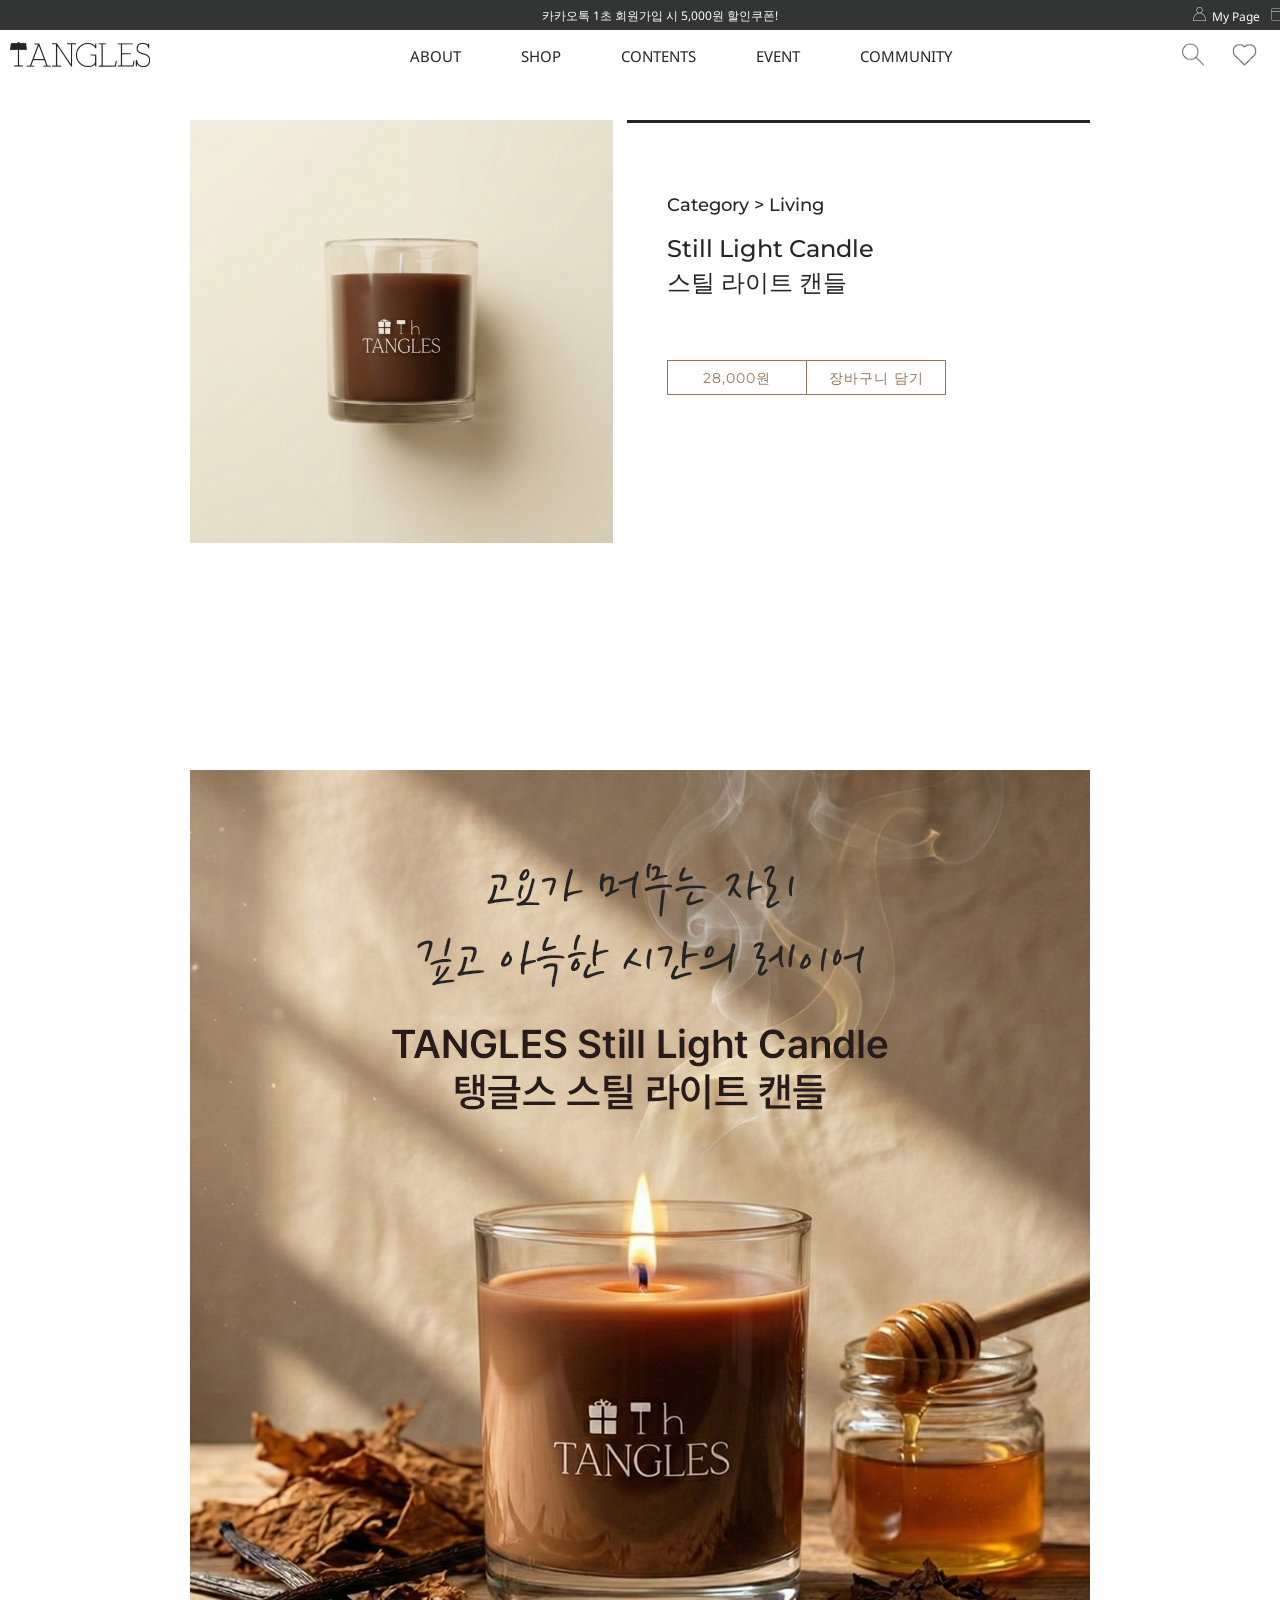
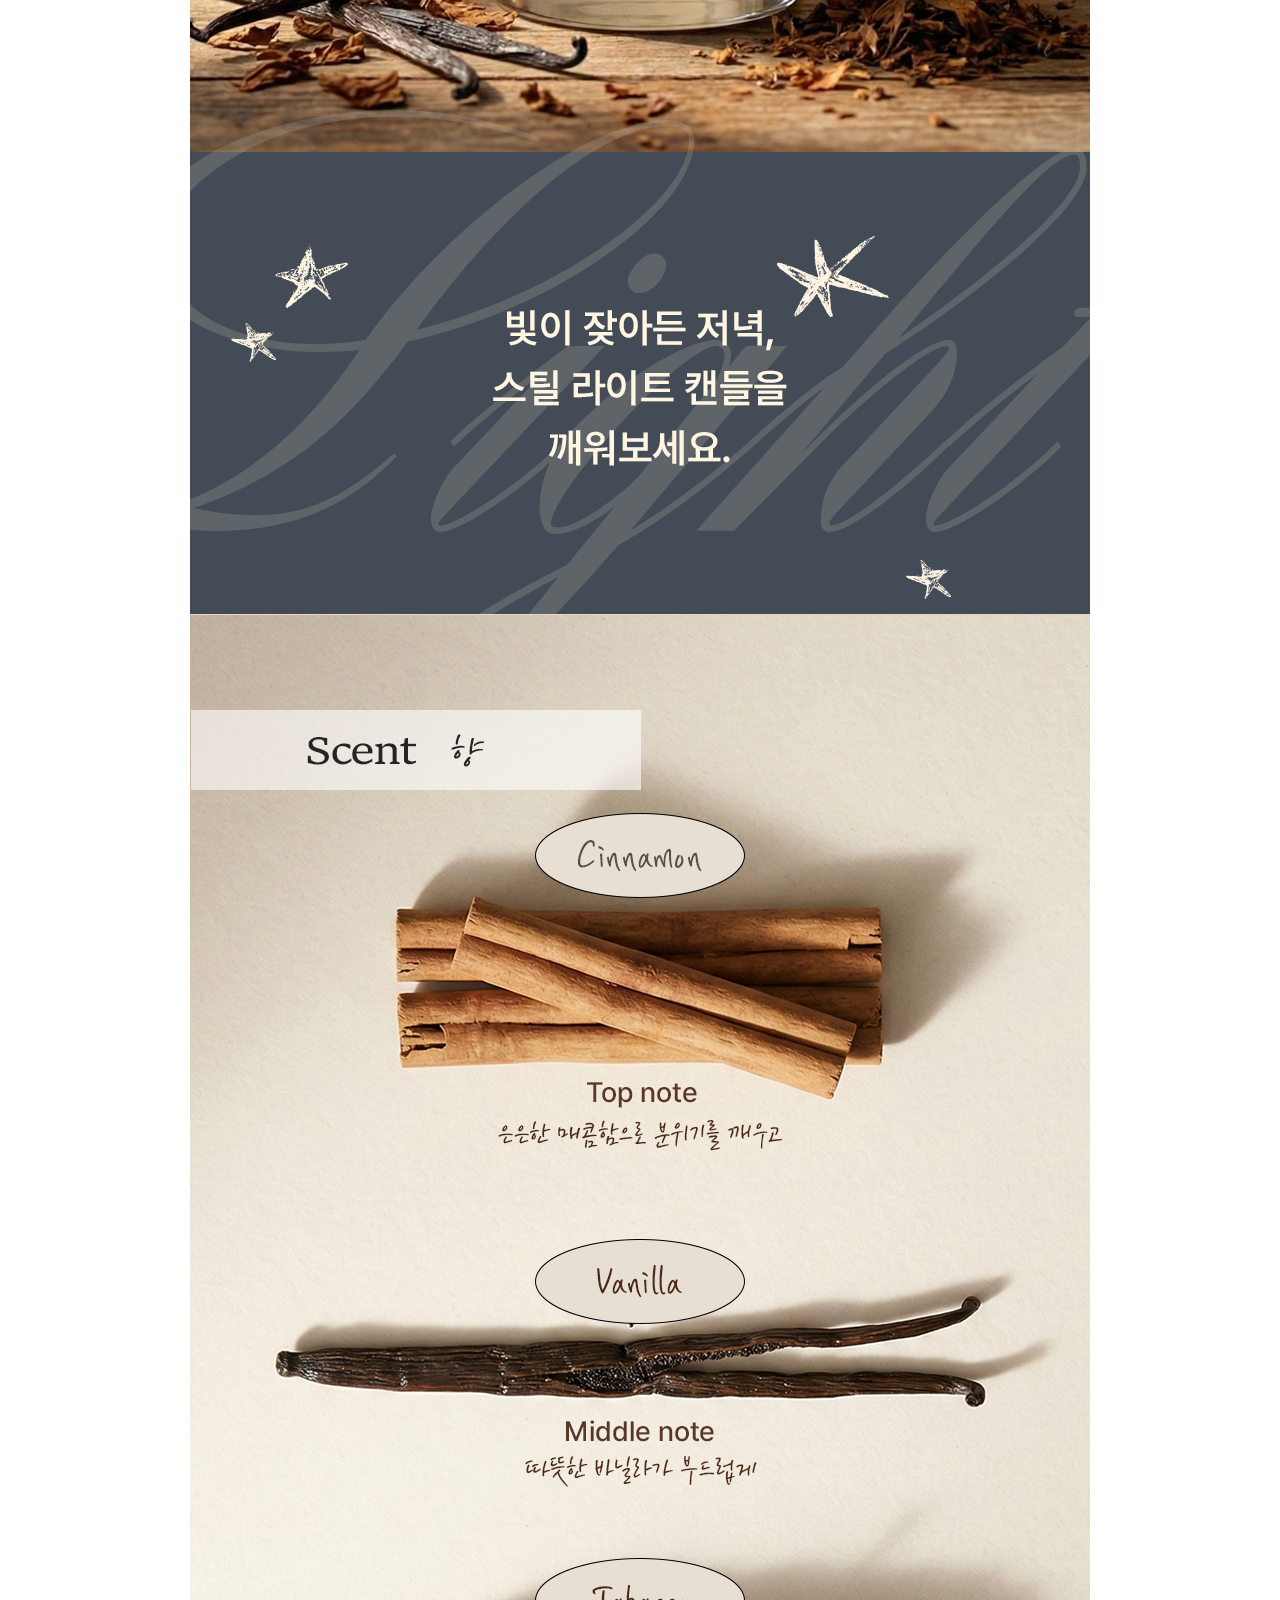
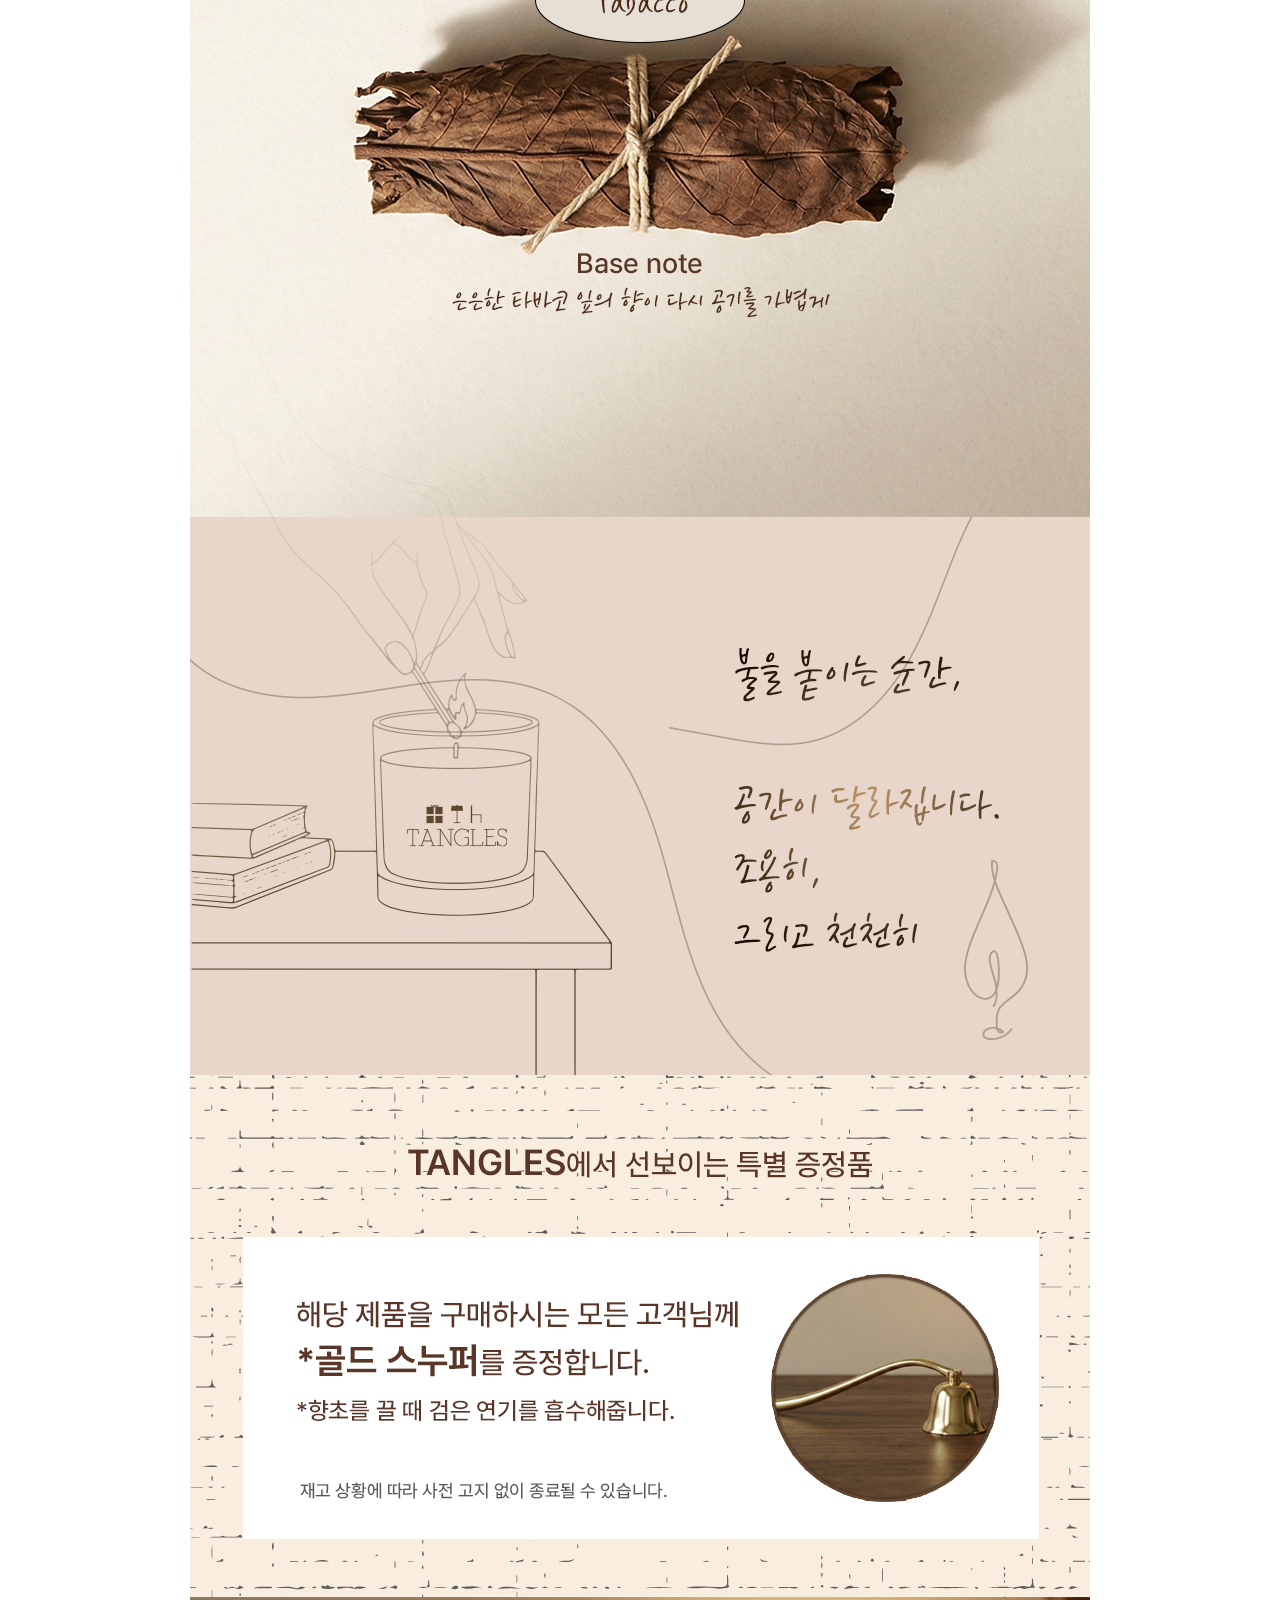
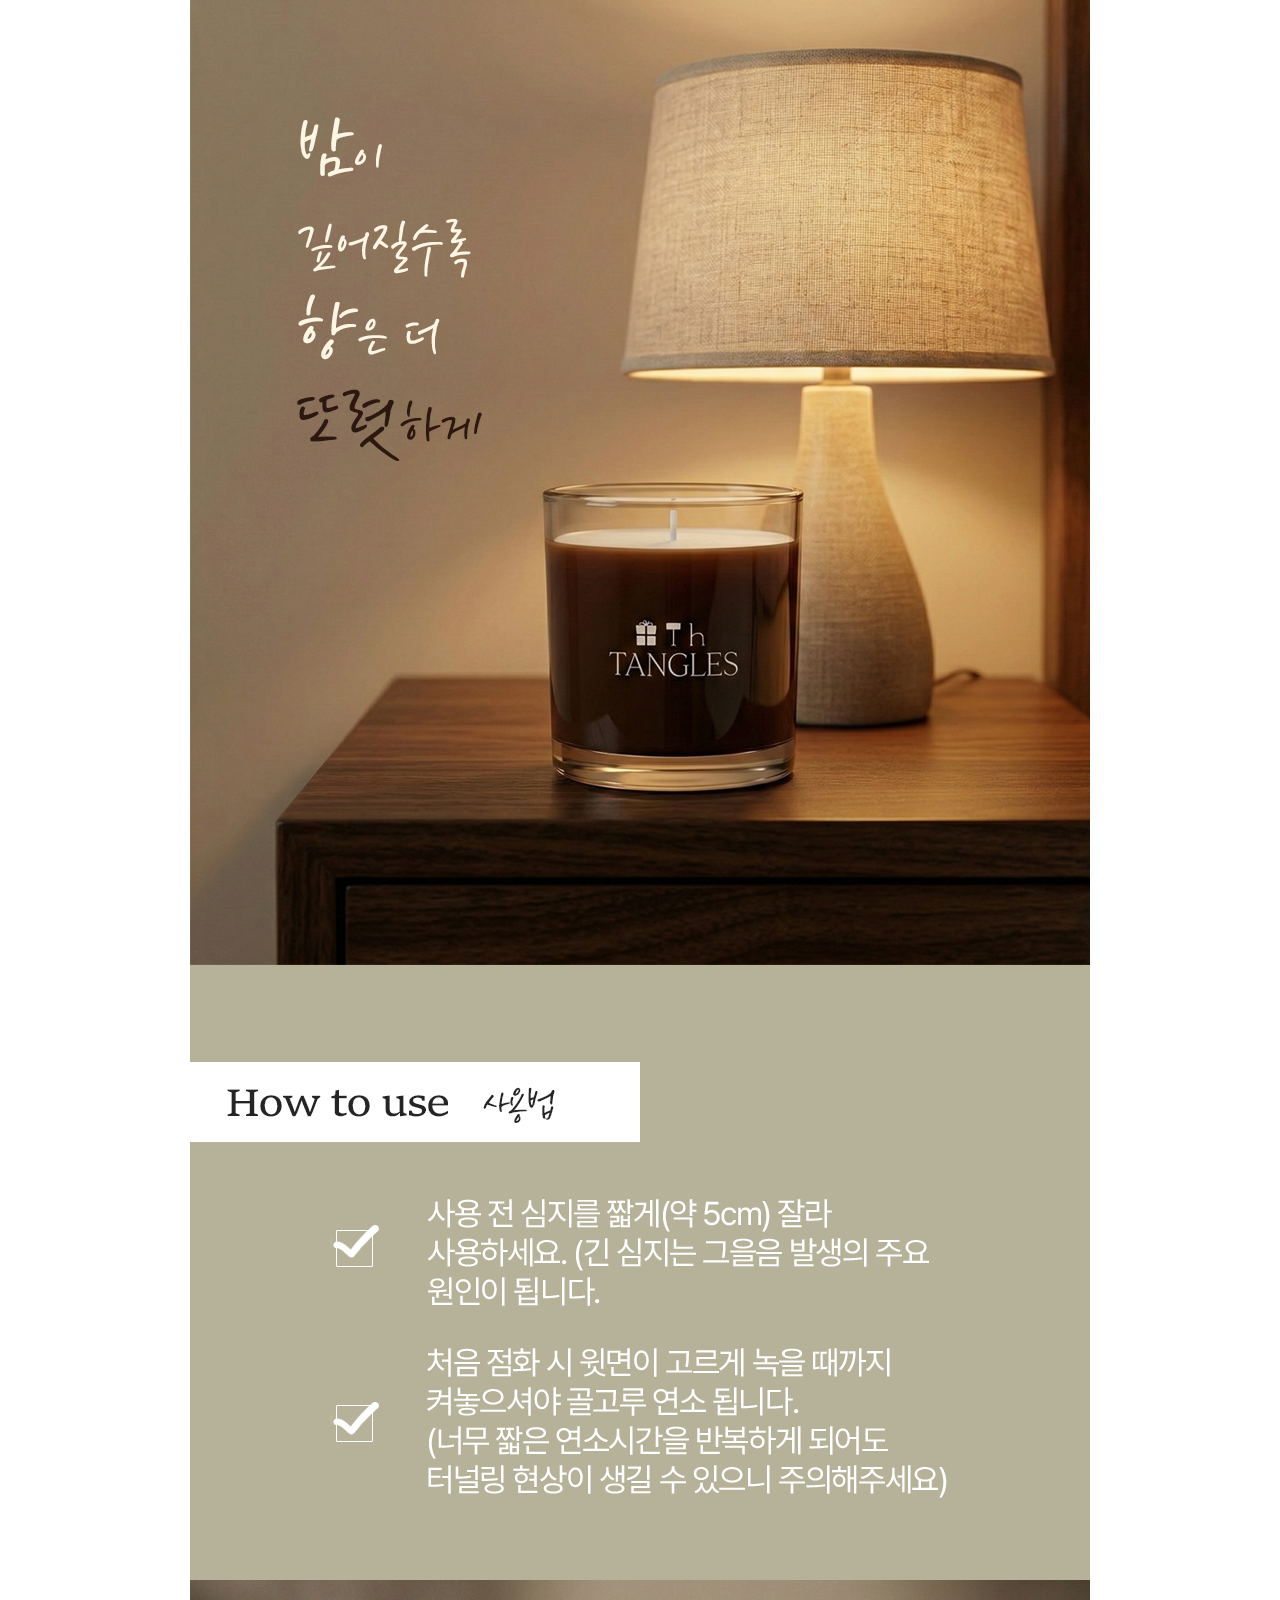
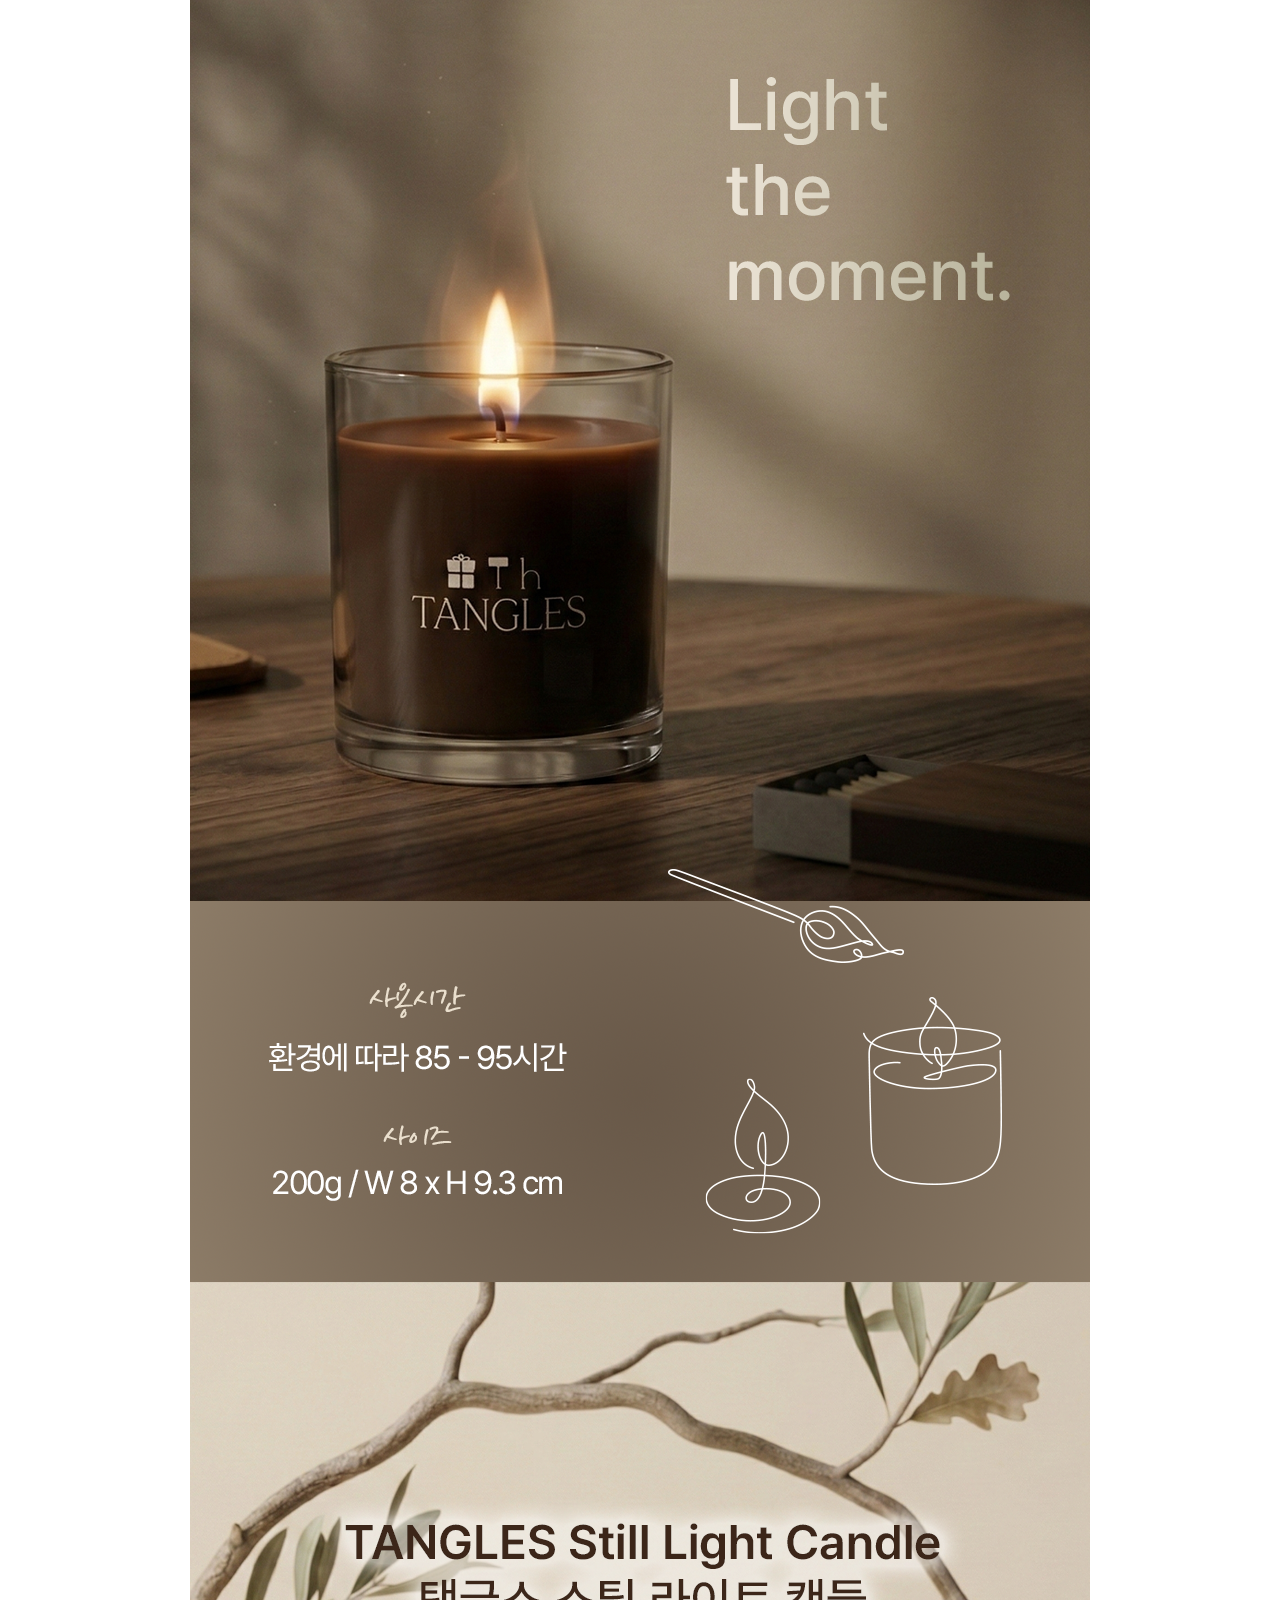
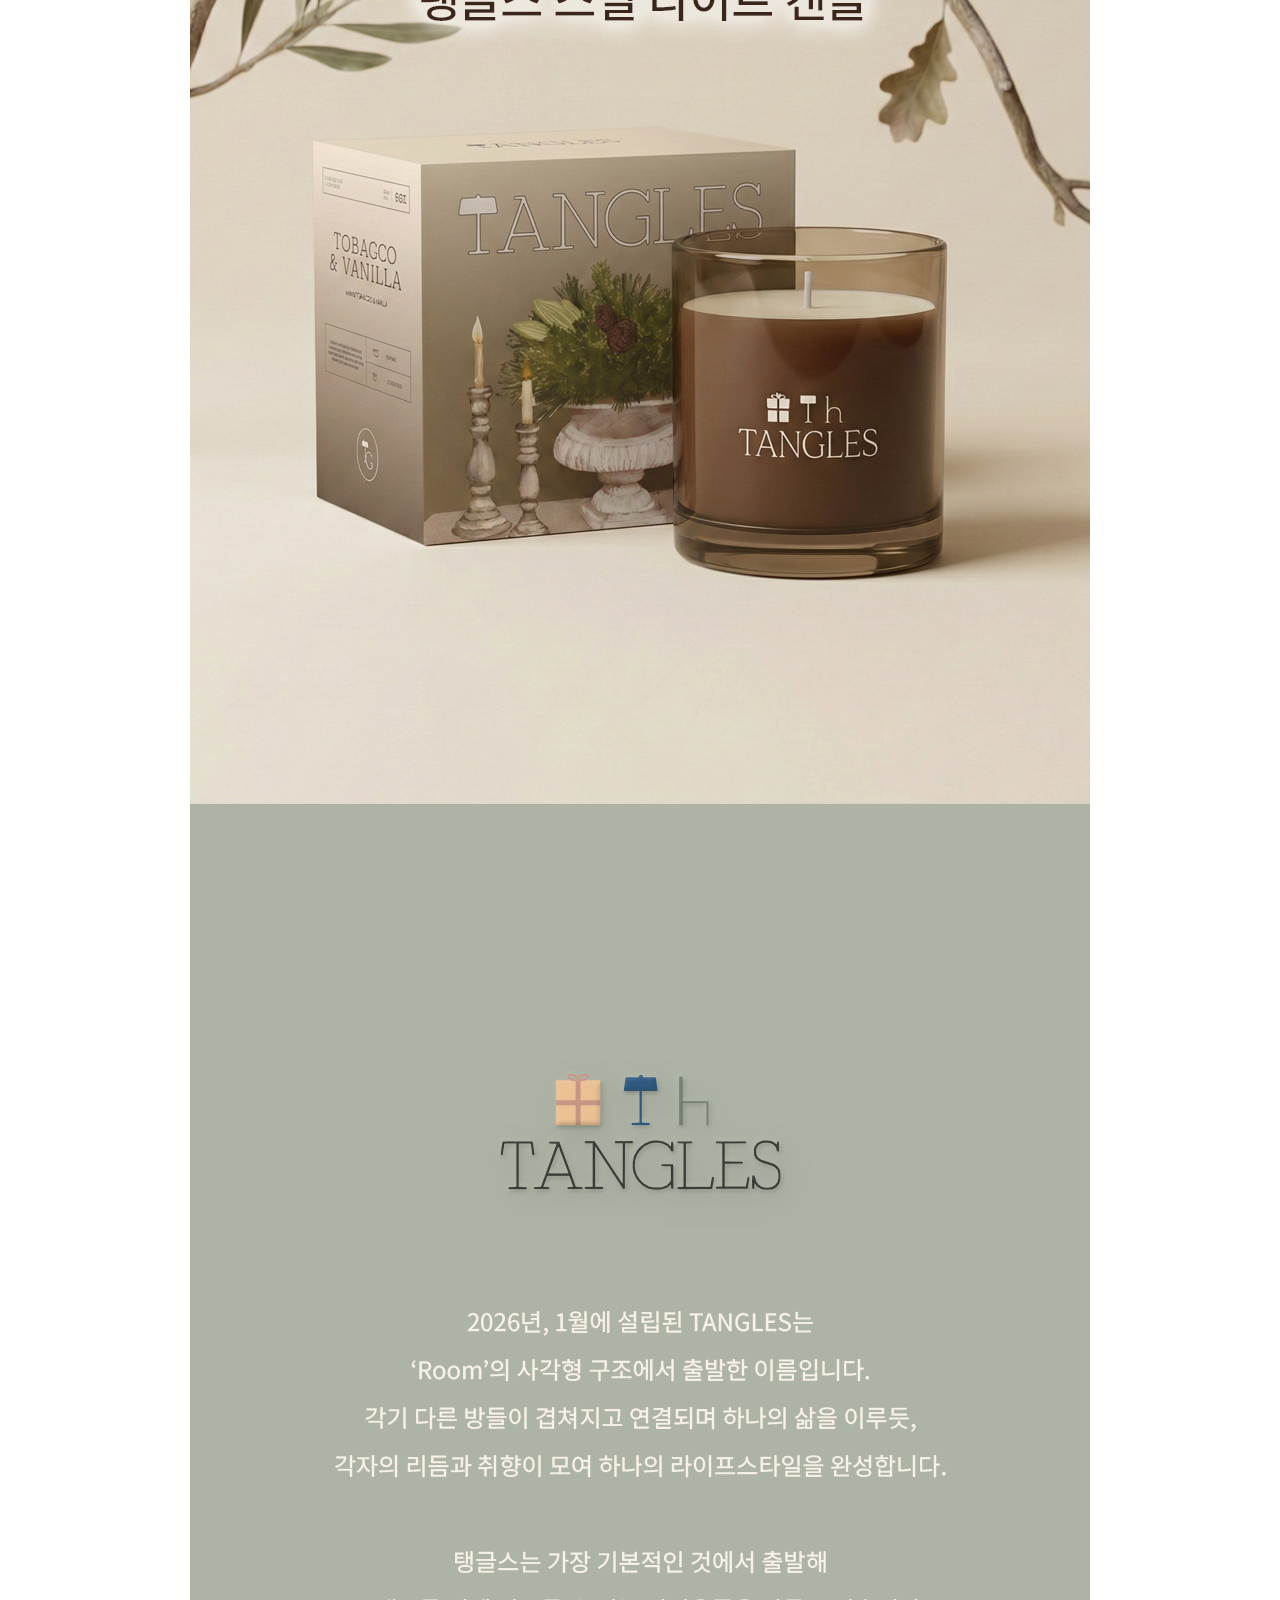
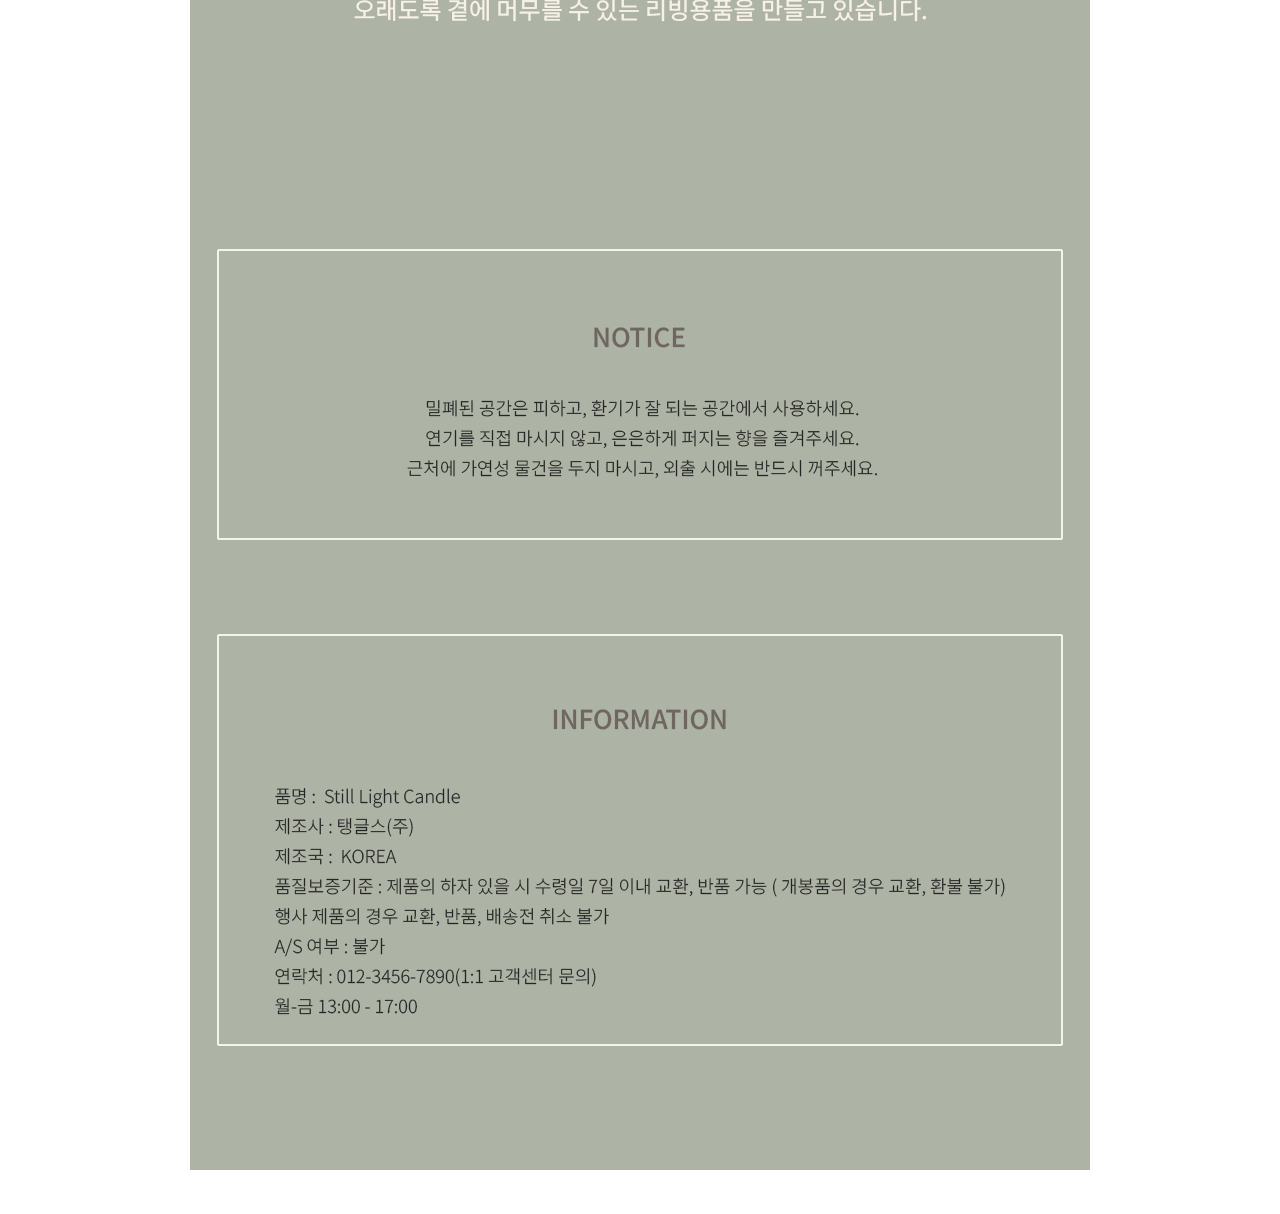
<file: sec2_candle.html>
<!DOCTYPE html>
<html lang="ko">

<head>
    <meta charset="UTF-8">
    <meta name="viewport" content="width=1400px">
    <title>TANGLES</title>
    <!-- 내가 꾸민 css -->
    <link rel="stylesheet" href="./css/style.css">
    <!-- 구글 폰트 -->
    <link rel="preconnect" href="https://fonts.googleapis.com">
    <link rel="preconnect" href="https://fonts.gstatic.com" crossorigin>
    <link href="https://fonts.googleapis.com/css2?family=Noto+Sans:ital,wght@0,100..900;1,100..900&display=swap"
        rel="stylesheet">
    <link rel="preconnect" href="https://fonts.googleapis.com">
    <link rel="preconnect" href="https://fonts.gstatic.com" crossorigin>
    <link
        href="https://fonts.googleapis.com/css2?family=Montserrat:ital,wght@0,100..900;1,100..900&family=Noto+Sans:ital,wght@0,100..900;1,100..900&display=swap"
        rel="stylesheet">
    <!-- 구글 폰트 -->
    <link rel="icon" type="image/png" href="image/favicon_tangles_40x40.png" sizes="32x32">
</head>

<body>
    <!-- 헤더 시작 -->
    <div id="header_top_wrap">
        <div class="header_top">
            <p>카카오톡 1초 회원가입 시 5,000원 할인쿠폰!</p>
            <ul class="util">
                <li><a href="javascript:return false;">
                        <img src="./image/header_icon_login.png" alt="icon_mypage">
                        My Page</a></li>
                <li><a href="javascript:return false;">
                        <img src="./image/header_icon_mypage.png" alt="icon_login">
                        Login</a></li>
            </ul>
        </div>
    </div>
    <div id="header_main_wrap">
        <div class="header_main">
            <h1><a href="./index.html"><img src="./image/logo_header.png" alt="logo"></a></h1>
            <ul class="gnb">
                <li><a href="./index.html#section1_h2_wrap">ABOUT</a>
                </li>
                <li><a href="./index.html#section3_h2_wrap">SHOP</a>
                </li>
                <li><a href="javascript:return false;">CONTENTS</a>
                    <ul class="submenu">
                        <li><a href="./index.html#section2_wrap">MD Pick</a></li>
                        <li><a href="./index.html#section4">Artisans</a></li>
                        <li><a href="./index.html#section7_wrap">Reviews</a></li>
                    </ul>
                </li>
                <li><a href="javascript:return false;">EVENT</a>
                    <ul class="submenu">
                        <li><a href="./index.html#banner1">Welcome
                                <br>Banner</a></li>
                        <li><a href="./index.html#section6">Monthly
                                <br>Event</a></li>
                    </ul>
                </li>
                <li><a href="javascript:return false;">COMMUNITY</a>
                    <ul class="submenu">
                        <li><a href="./index.html#section5_wrap">Instagram
                                <br>Stories</a></li>
                        <li><a href="./index.html#section8">Service</a></li>
                    </ul>
                </li>
            </ul>
            <ul class="header_icon">
                <li class="search_box">
                    <input class="search" placeholder="" spellcheck="false">
                </li>
                <li class="icon_blank"><a href="javascript:return false;"><img src="./image/icon_heart.png" alt="icon"></a></li>
                <li class="icon_blank"><a href="javascript:return false;"><img src="./image/icon_basket.png" alt="icon"></a></li>
            </ul>
        </div>
    </div>
    <!-- 헤더 끝 -->
    <!-- 섹션2 자세히보기 페이지1 -->
    <div id="sec2_detail_wrap">
        <ul class="sec2_detail_main">
            <li class="sec2_detail_imgbox"><img src="./image/sec3_candle.png" alt=""></li>
            <li class="sec2_detail_txtbox">
                <h5>Category > Living</h5>
                <h2><span>Still Light Candle</span>
                    <br>스틸 라이트 캔들
                </h2>
                <ul class="sec2_price">
                    <li>
                        <p>28,000원</p>
                    </li>
                    <li><a href="javascript:return false;">
                            장바구니 담기
                        </a>
                    </li>
                </ul>
            </li>
        </ul>
        <div class="sec2_detail_main2"><img src="./image/candle_detailpage.png" alt=""></div>
    </div>
</body>

</html>
</file>
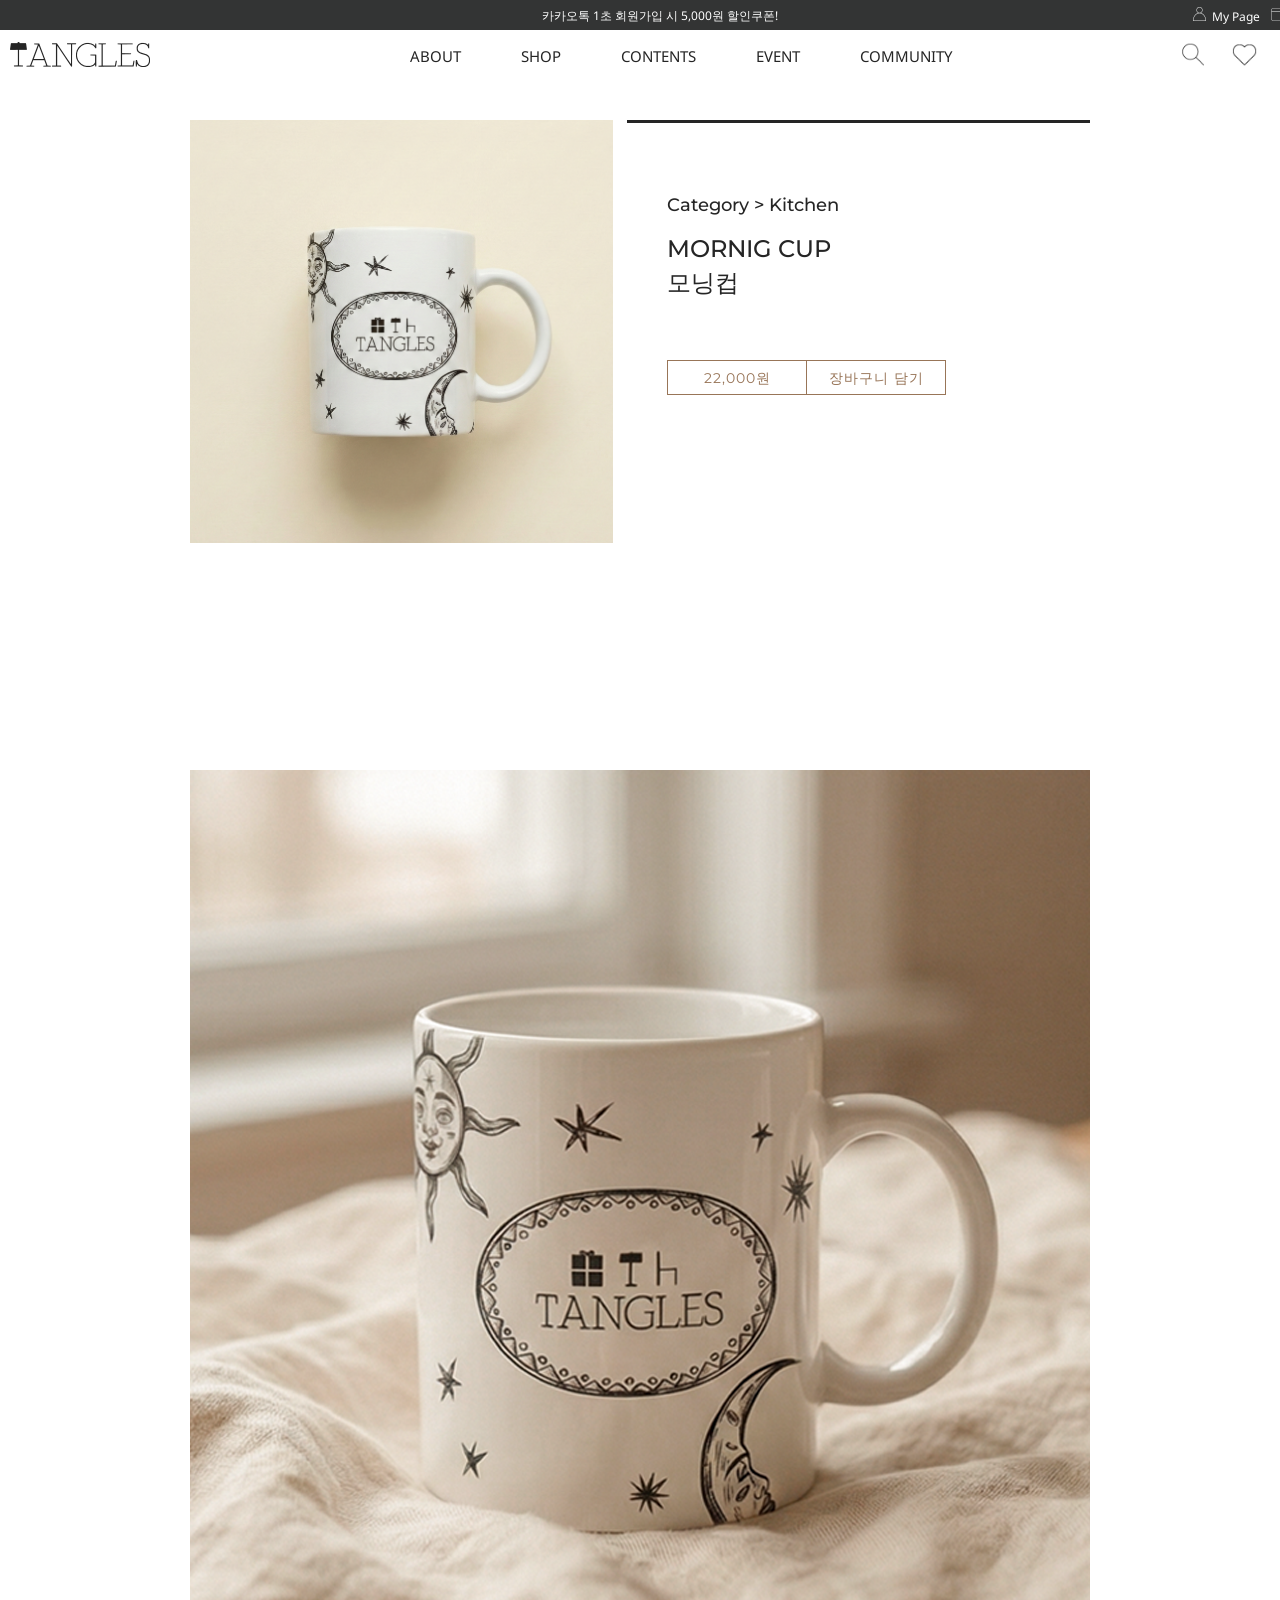
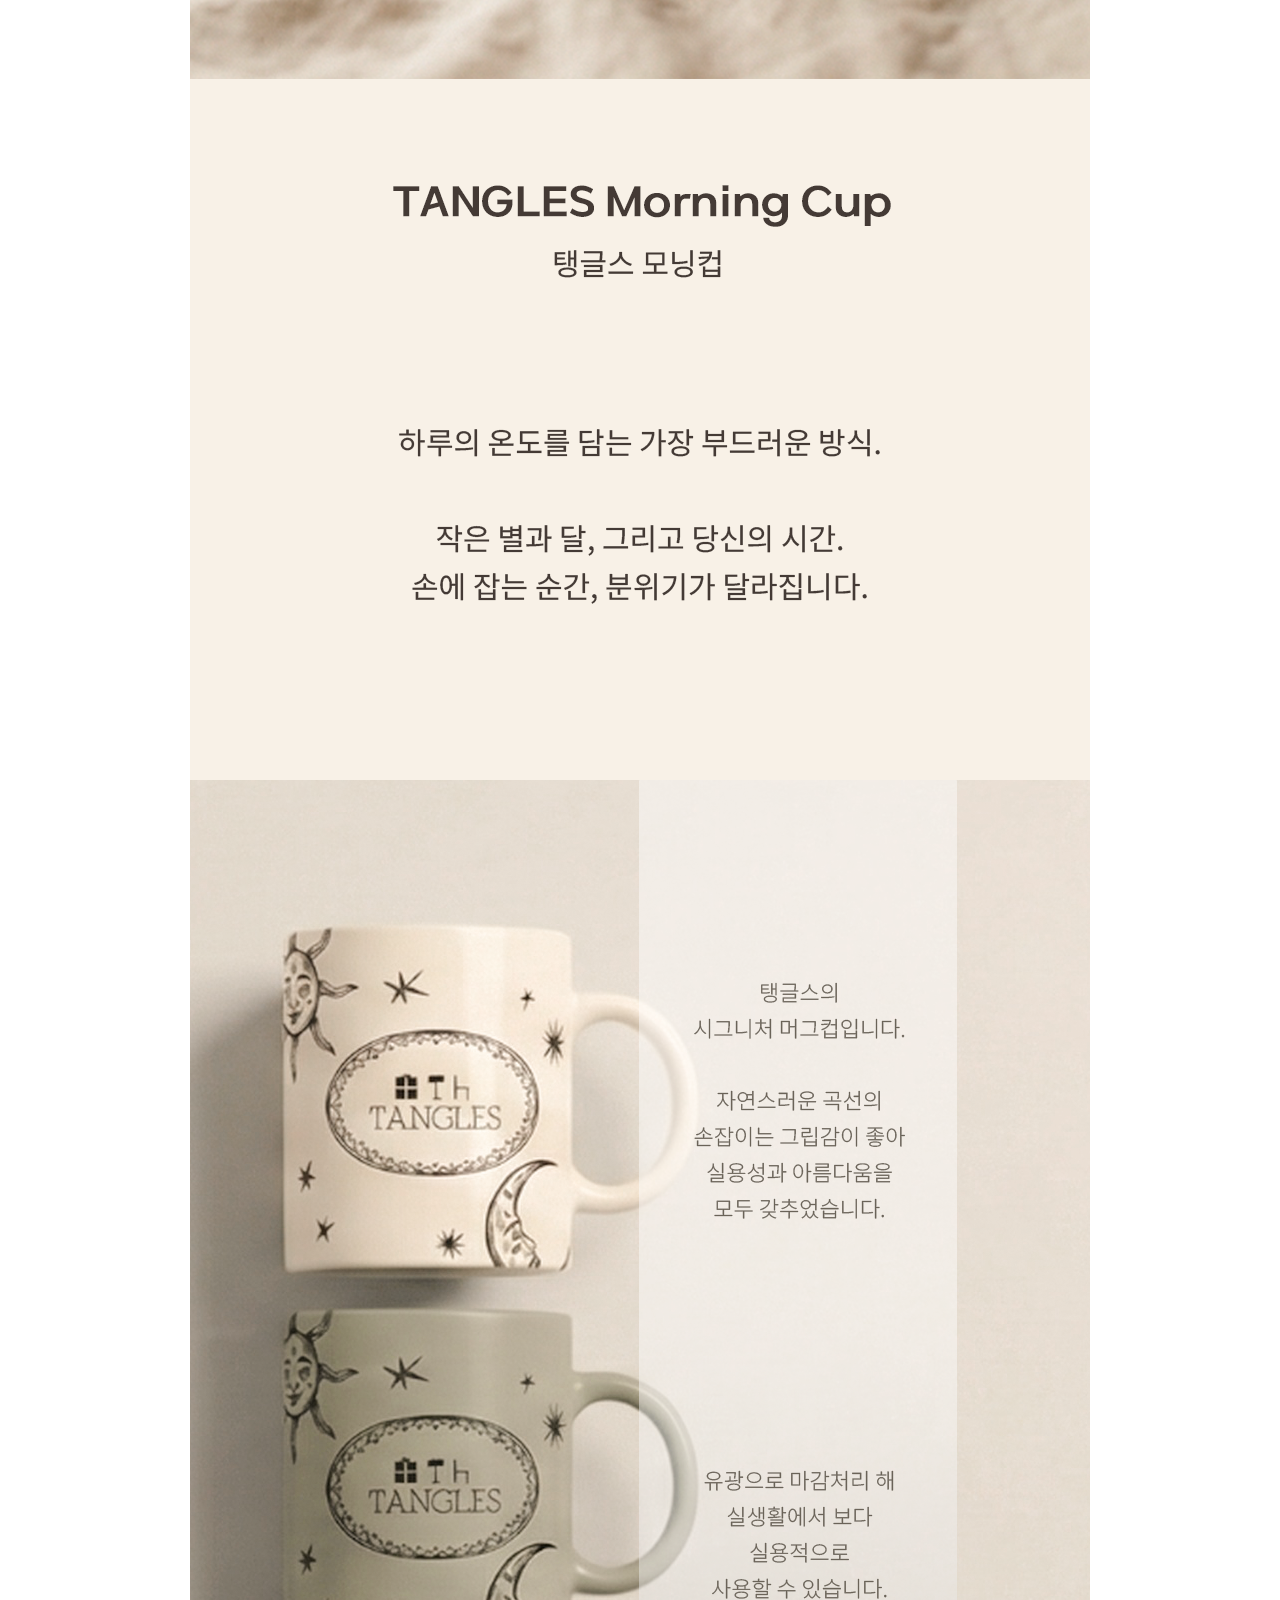
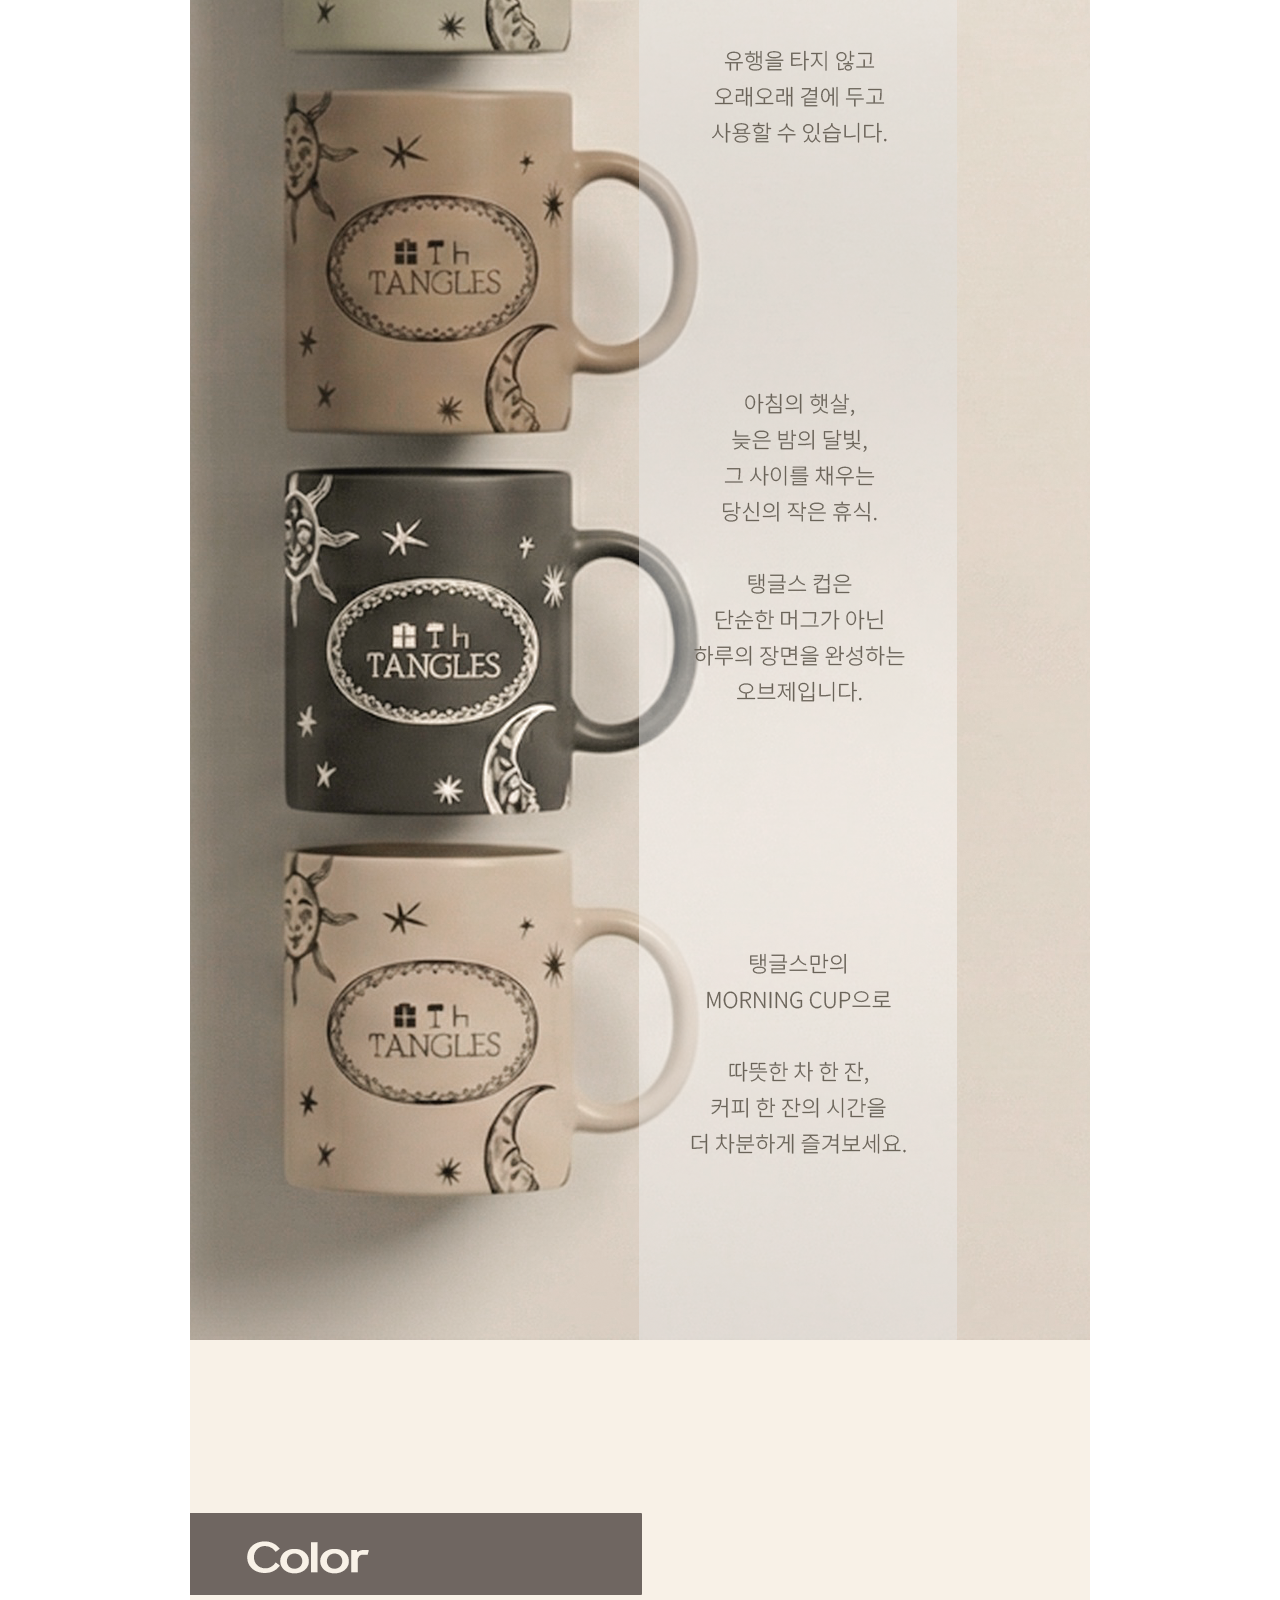
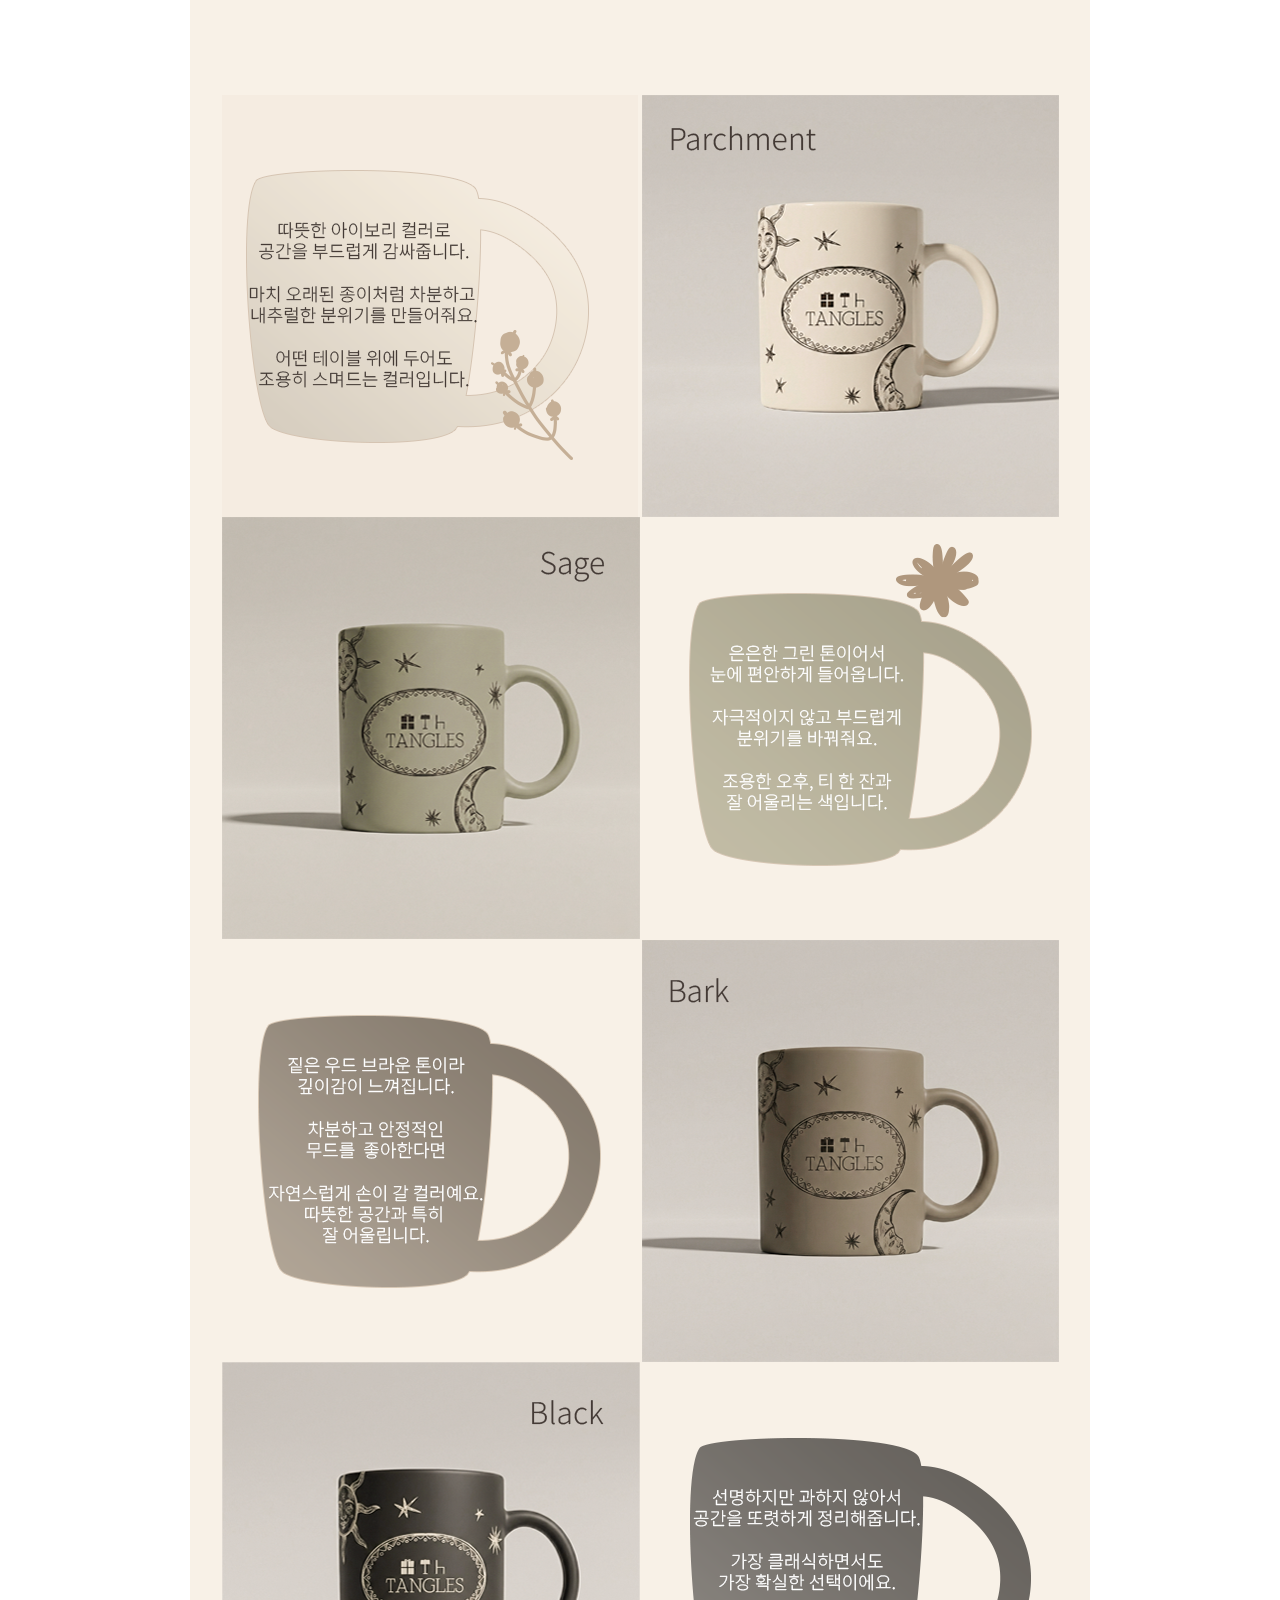
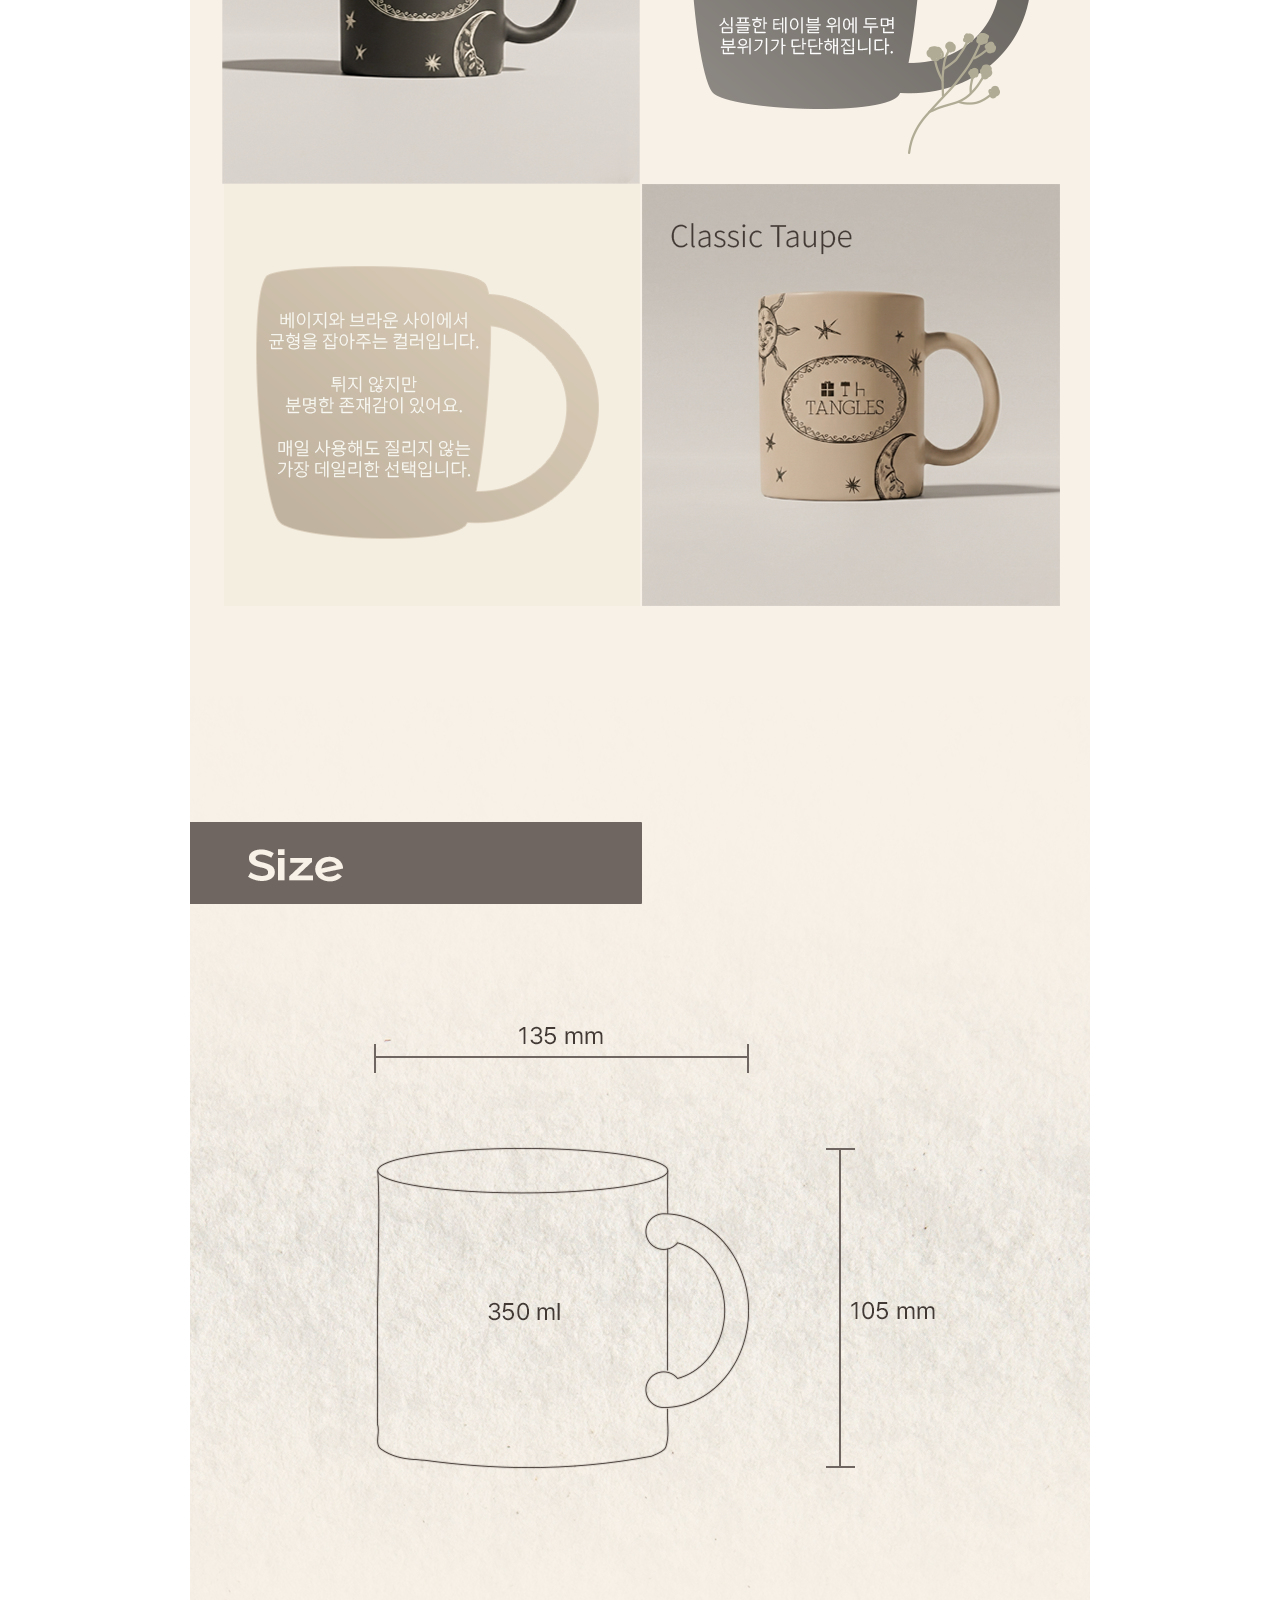
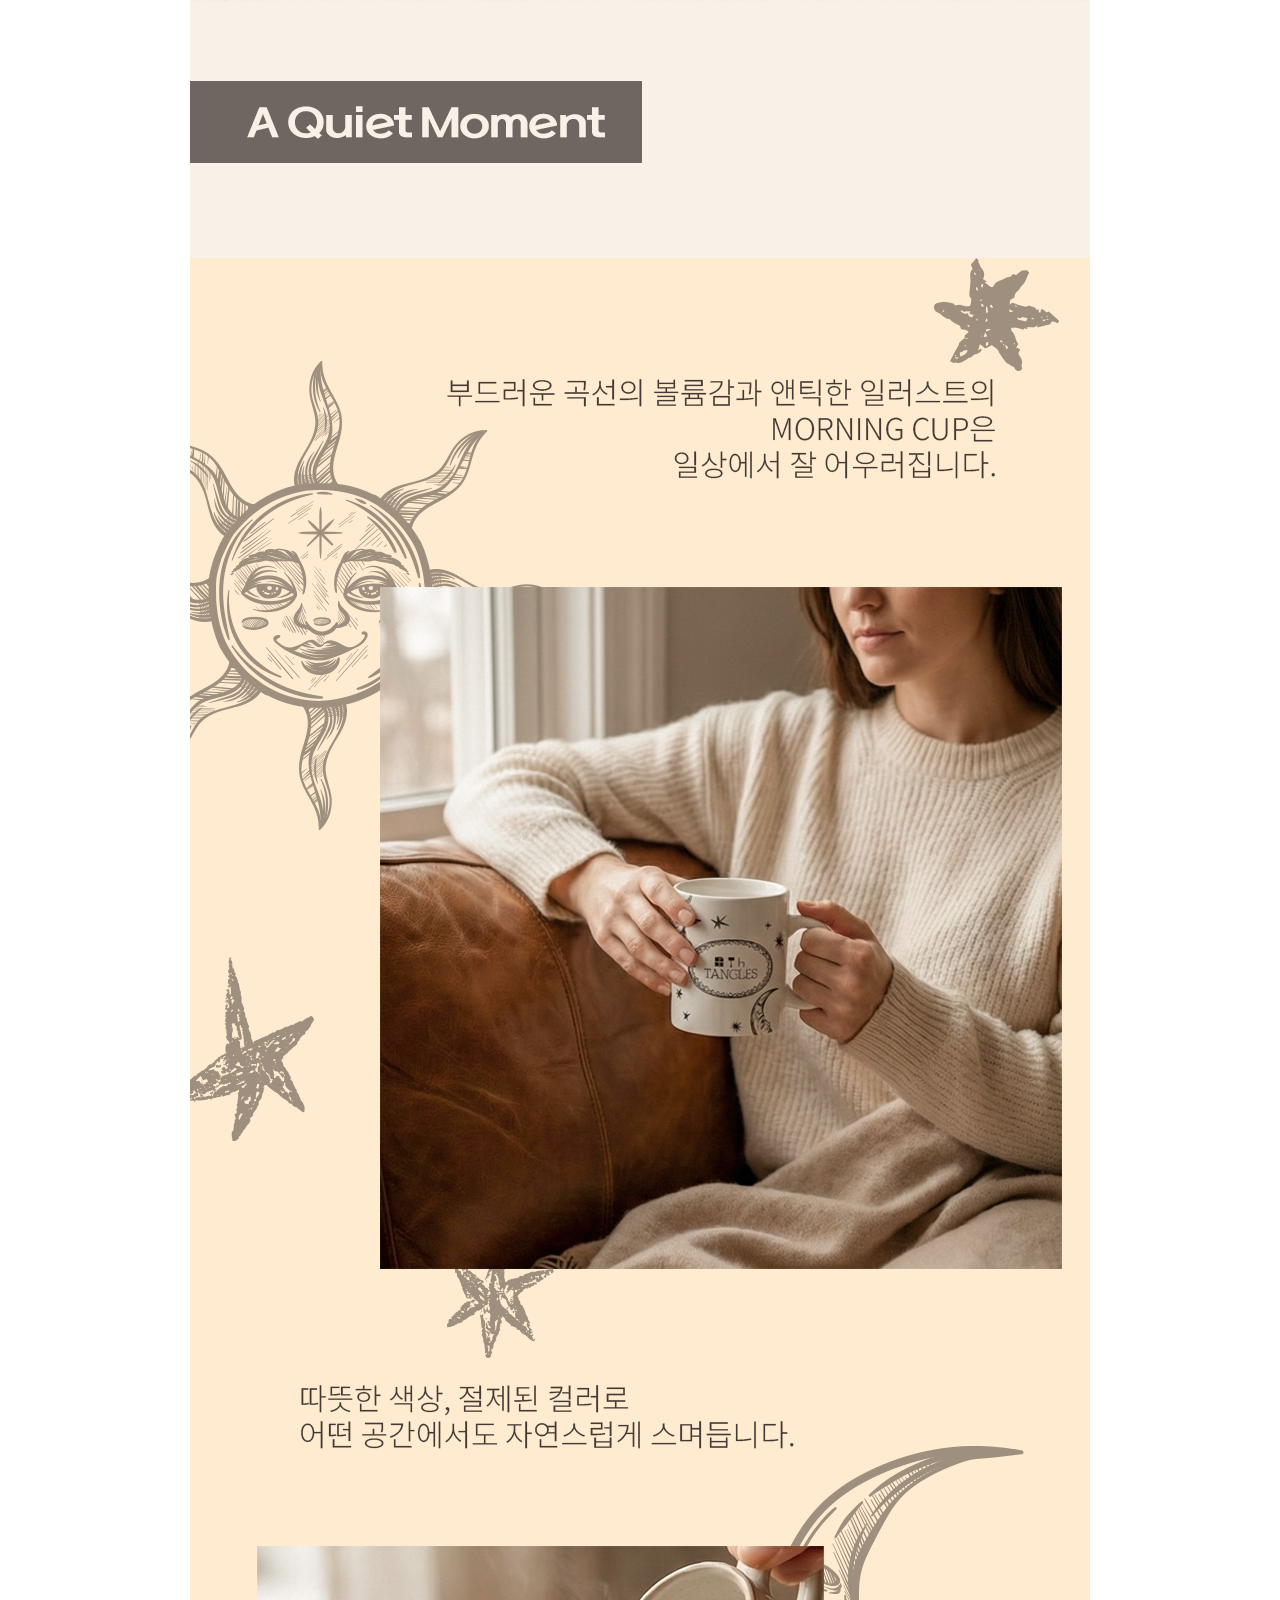
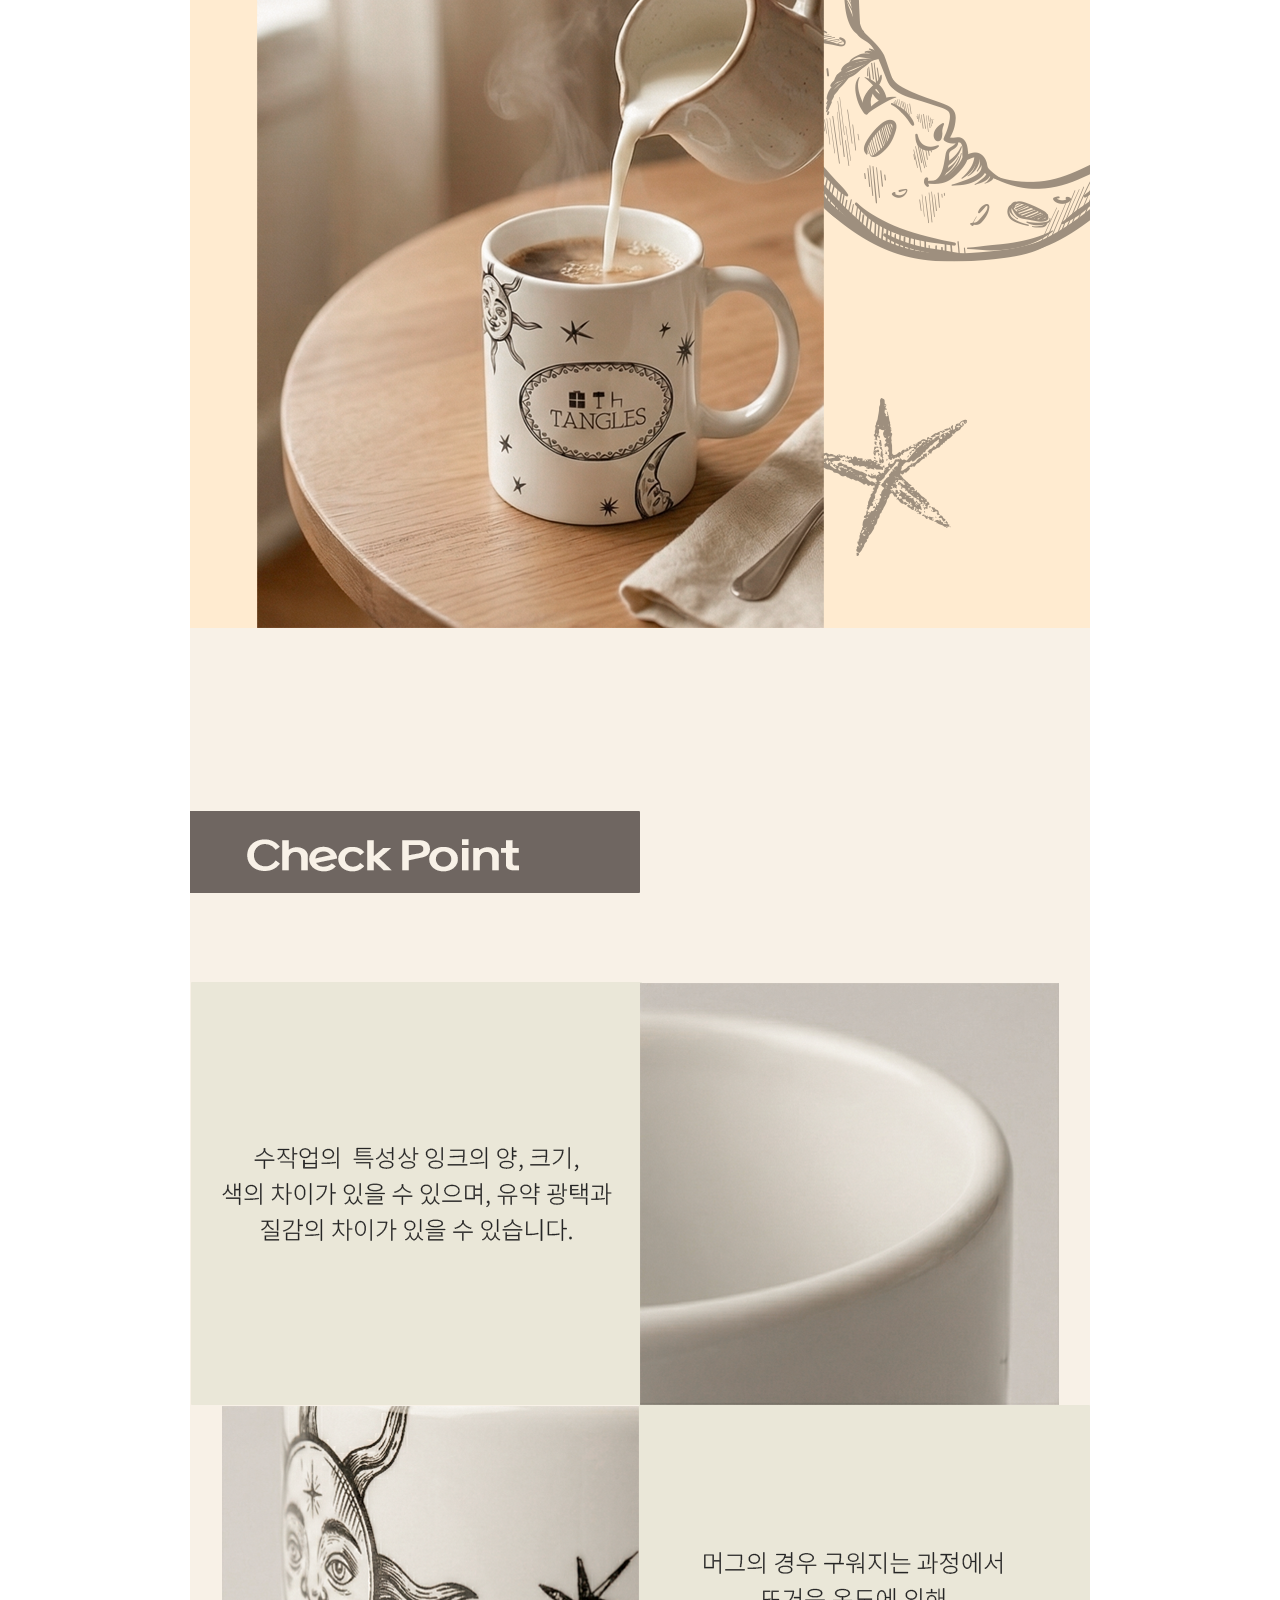
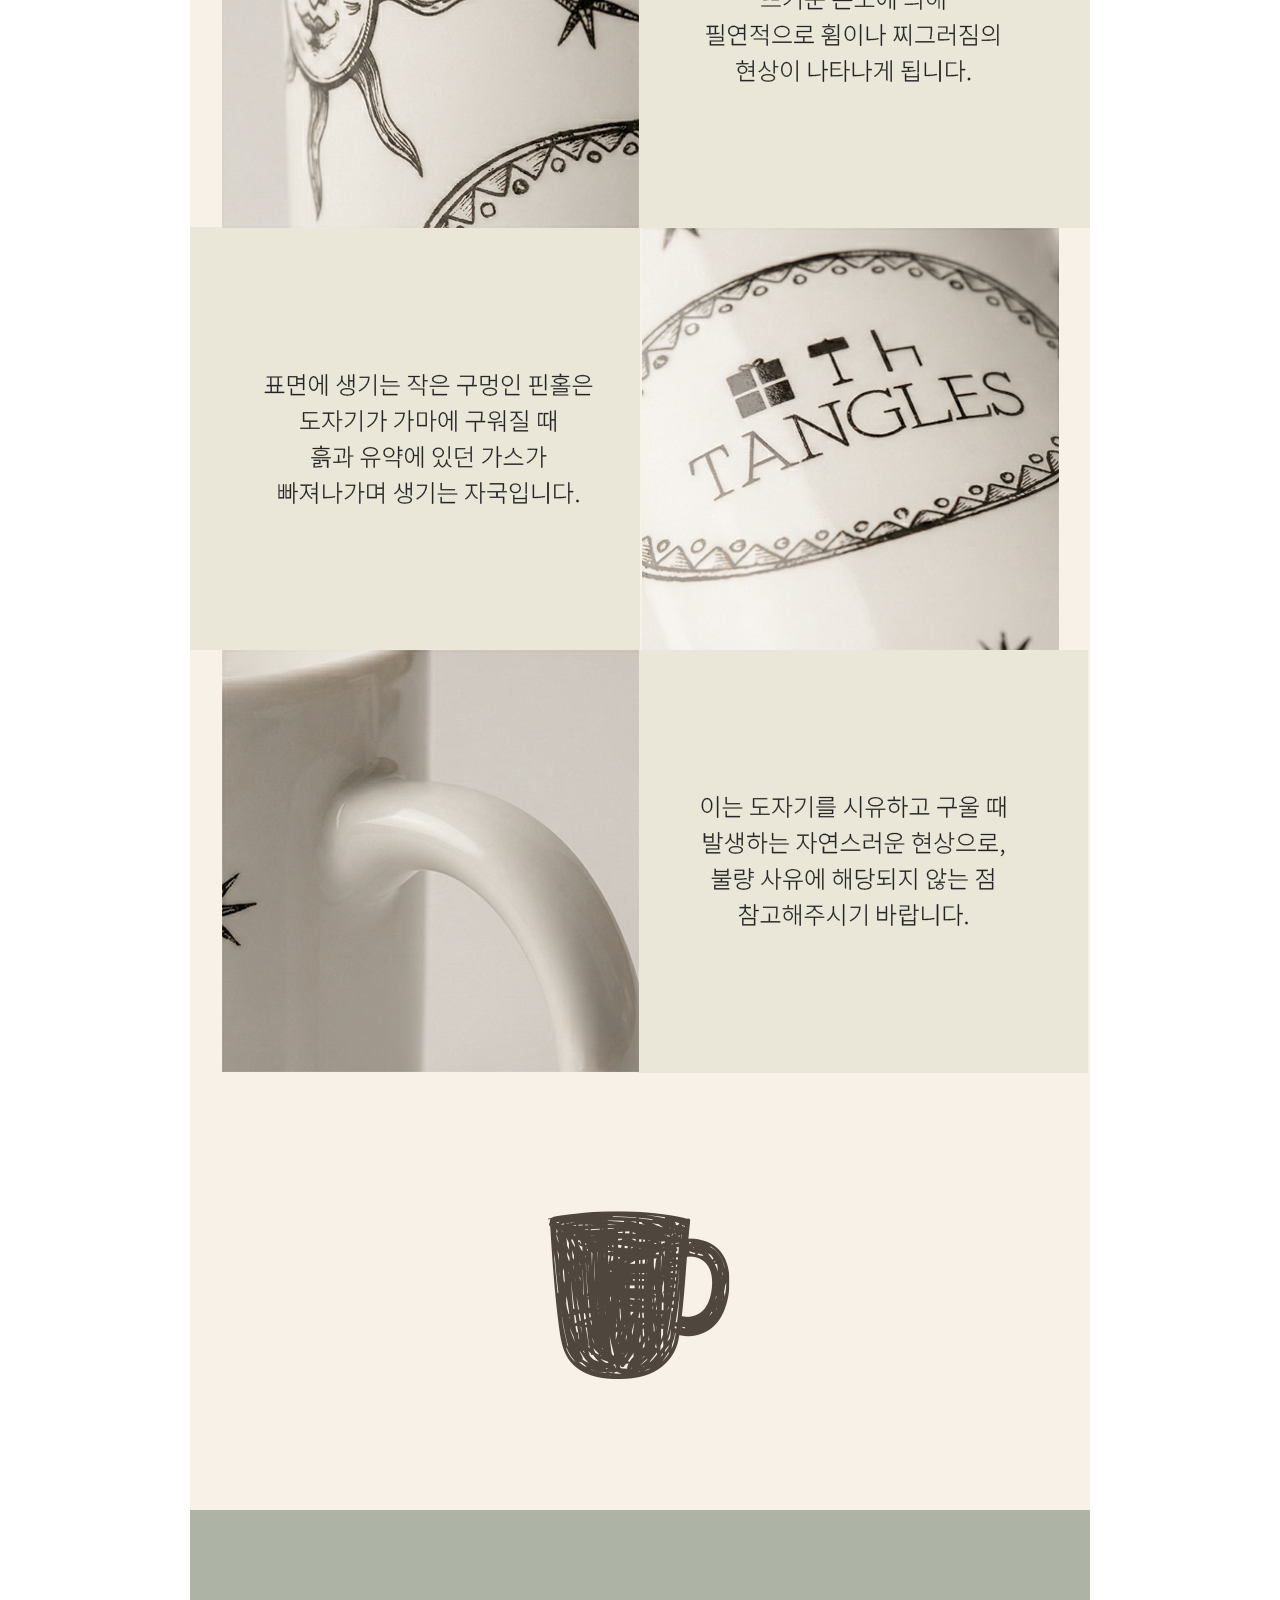
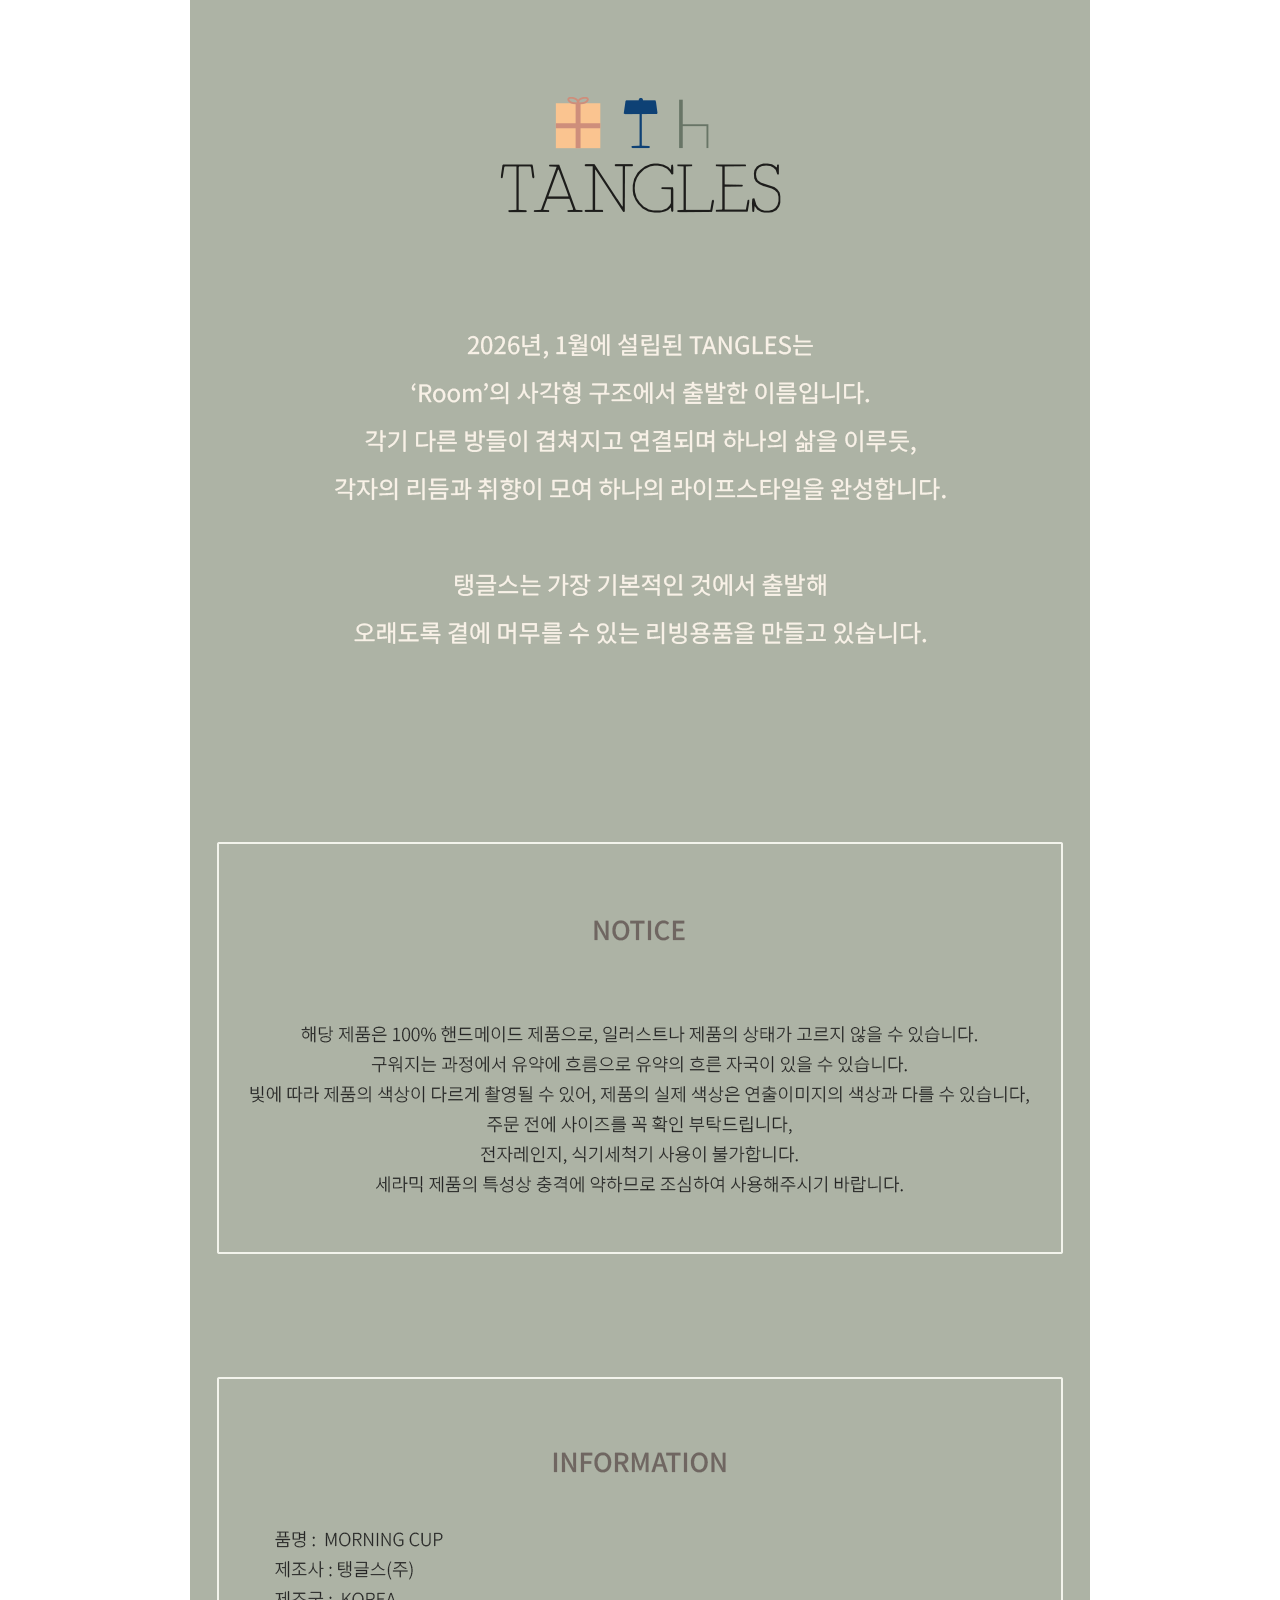
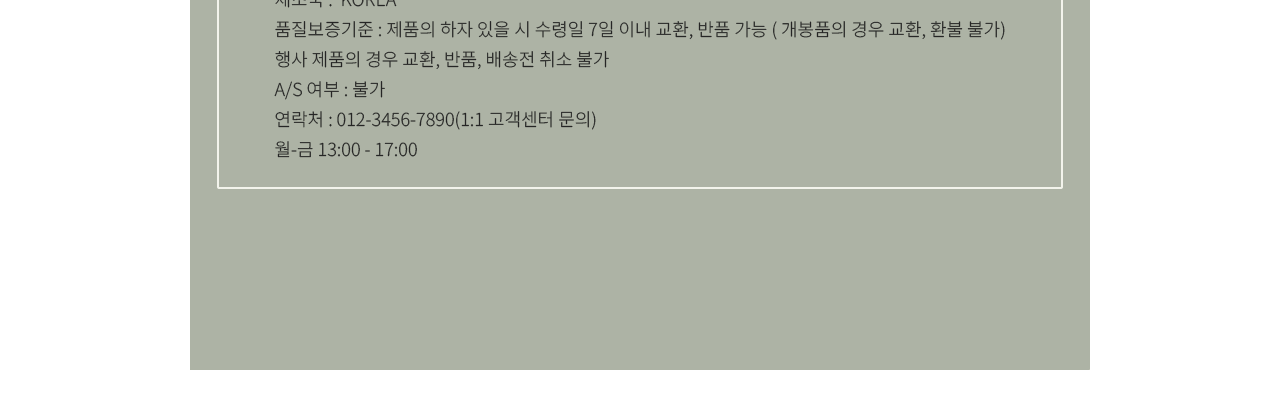
<file: sec2_cup.html>
<!DOCTYPE html>
<html lang="ko">

<head>
    <meta charset="UTF-8">
    <meta name="viewport" content="width=1400px">
    <title>TANGLES</title>
    <!-- 내가 꾸민 css -->
    <link rel="stylesheet" href="./css/style.css">
    <!-- 구글 폰트 -->
    <link rel="preconnect" href="https://fonts.googleapis.com">
    <link rel="preconnect" href="https://fonts.gstatic.com" crossorigin>
    <link href="https://fonts.googleapis.com/css2?family=Noto+Sans:ital,wght@0,100..900;1,100..900&display=swap"
        rel="stylesheet">
    <link rel="preconnect" href="https://fonts.googleapis.com">
    <link rel="preconnect" href="https://fonts.gstatic.com" crossorigin>
    <link
        href="https://fonts.googleapis.com/css2?family=Montserrat:ital,wght@0,100..900;1,100..900&family=Noto+Sans:ital,wght@0,100..900;1,100..900&display=swap"
        rel="stylesheet">
    <!-- 구글 폰트 -->
    <link rel="icon" type="image/png" href="image/favicon_tangles_40x40.png" sizes="32x32">
    <link rel="stylesheet" href="https://cdn.jsdelivr.net/npm/swiper@11/swiper-bundle.min.css" />
</head>

<body>
    <!-- 헤더 시작 -->
    <div id="header_top_wrap">
        <div class="header_top">
            <p>카카오톡 1초 회원가입 시 5,000원 할인쿠폰!</p>
            <ul class="util">
                <li><a href="javascript:return false;">
                        <img src="./image/header_icon_login.png" alt="icon_mypage">
                        My Page</a></li>
                <li><a href="javascript:return false;">
                        <img src="./image/header_icon_mypage.png" alt="icon_login">
                        Login</a></li>
            </ul>
        </div>
    </div>
    <div id="header_main_wrap">
        <div class="header_main">
            <h1><a href="./index.html"><img src="./image/logo_header.png" alt="logo"></a></h1>
            <ul class="gnb">
                <li><a href="./index.html#section1_h2_wrap">ABOUT</a>
                </li>
                <li><a href="./index.html#section3_h2_wrap">SHOP</a>
                </li>
                <li><a href="javascript:return false;">CONTENTS</a>
                    <ul class="submenu">
                        <li><a href="./index.html#section2_wrap">MD Pick</a></li>
                        <li><a href="./index.html#section4">Artisans</a></li>
                        <li><a href="./index.html#section7_wrap">Reviews</a></li>
                    </ul>
                </li>
                <li><a href="javascript:return false;">EVENT</a>
                    <ul class="submenu">
                        <li><a href="./index.html#banner1">Welcome
                                <br>Banner</a></li>
                        <li><a href="./index.html#section6">Monthly
                                <br>Event</a></li>
                    </ul>
                </li>
                <li><a href="javascript:return false;">COMMUNITY</a>
                    <ul class="submenu">
                        <li><a href="./index.html#section5_wrap">Instagram
                                <br>Stories</a></li>
                        <li><a href="./index.html#section8">Service</a></li>
                    </ul>
                </li>
            </ul>
            <ul class="header_icon">
                <li class="search_box">
                    <input class="search" placeholder="" spellcheck="false">
                </li>
                <li class="icon_blank"><a href="javascript:return false;"><img src="./image/icon_heart.png" alt="icon"></a></li>
                <li class="icon_blank"><a href="javascript:return false;"><img src="./image/icon_basket.png" alt="icon"></a></li>
            </ul>
        </div>
    </div>
    <!-- 헤더 끝 -->
    <!-- 섹션2 자세히보기 페이지1 -->
    <div id="sec2_detail_wrap">
        <ul class="sec2_detail_main">
            <li class="sec2_detail_imgbox"><img src="./image/sec3_cup.png" alt=""></li>
            <li class="sec2_detail_txtbox">
                <h5>Category > Kitchen</h5>
                <h2><span>MORNIG CUP</span>
                    <br>모닝컵
                </h2>
                <ul class="sec2_price">
                    <li>
                        <p>22,000원</p>
                    </li>
                    <li><a href="javascript:return false;">
                            장바구니 담기
                        </a>
                    </li>
                </ul>
            </li>
        </ul>
        <div class="sec2_detail_main2"><img src="./image/cup_detailpage2.png" alt=""></div>
    </div>
    <script src="https://cdn.jsdelivr.net/npm/swiper@11/swiper-bundle.min.js"></script>
</body>

</html>
</file>
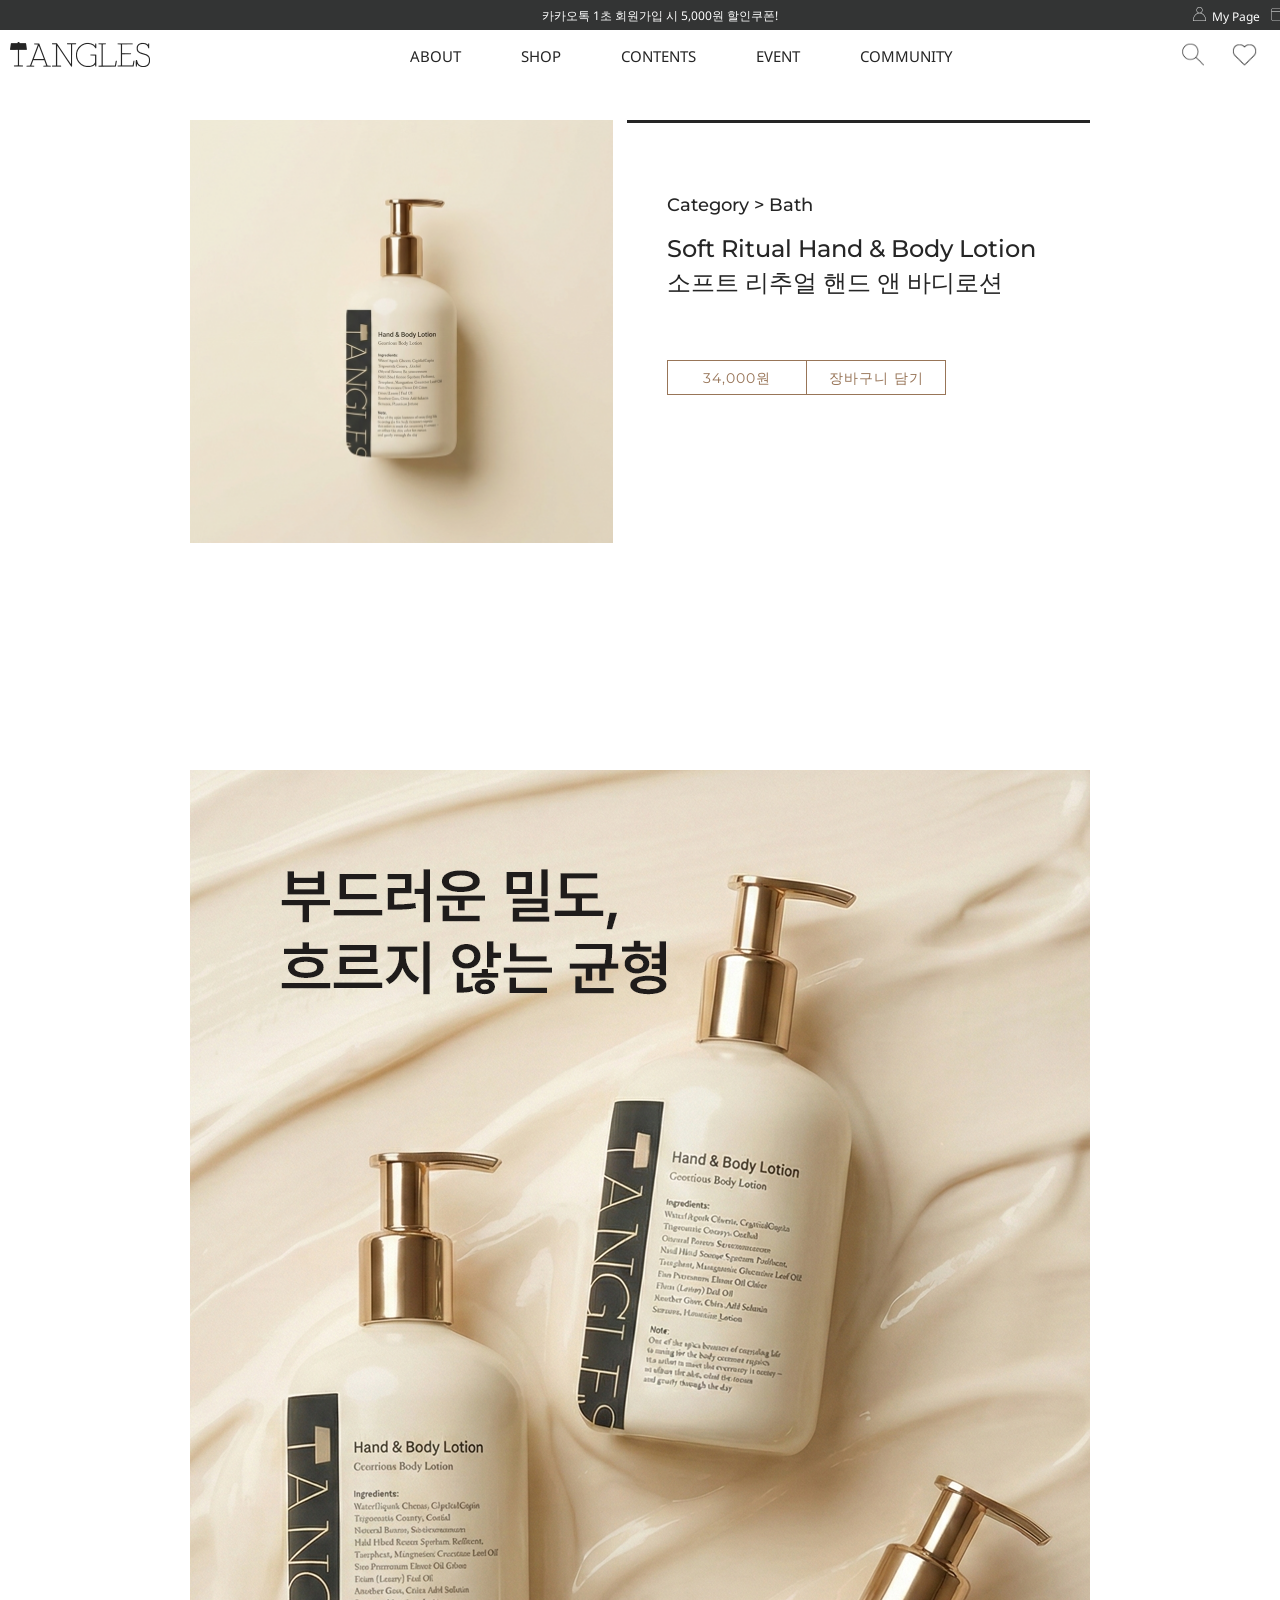
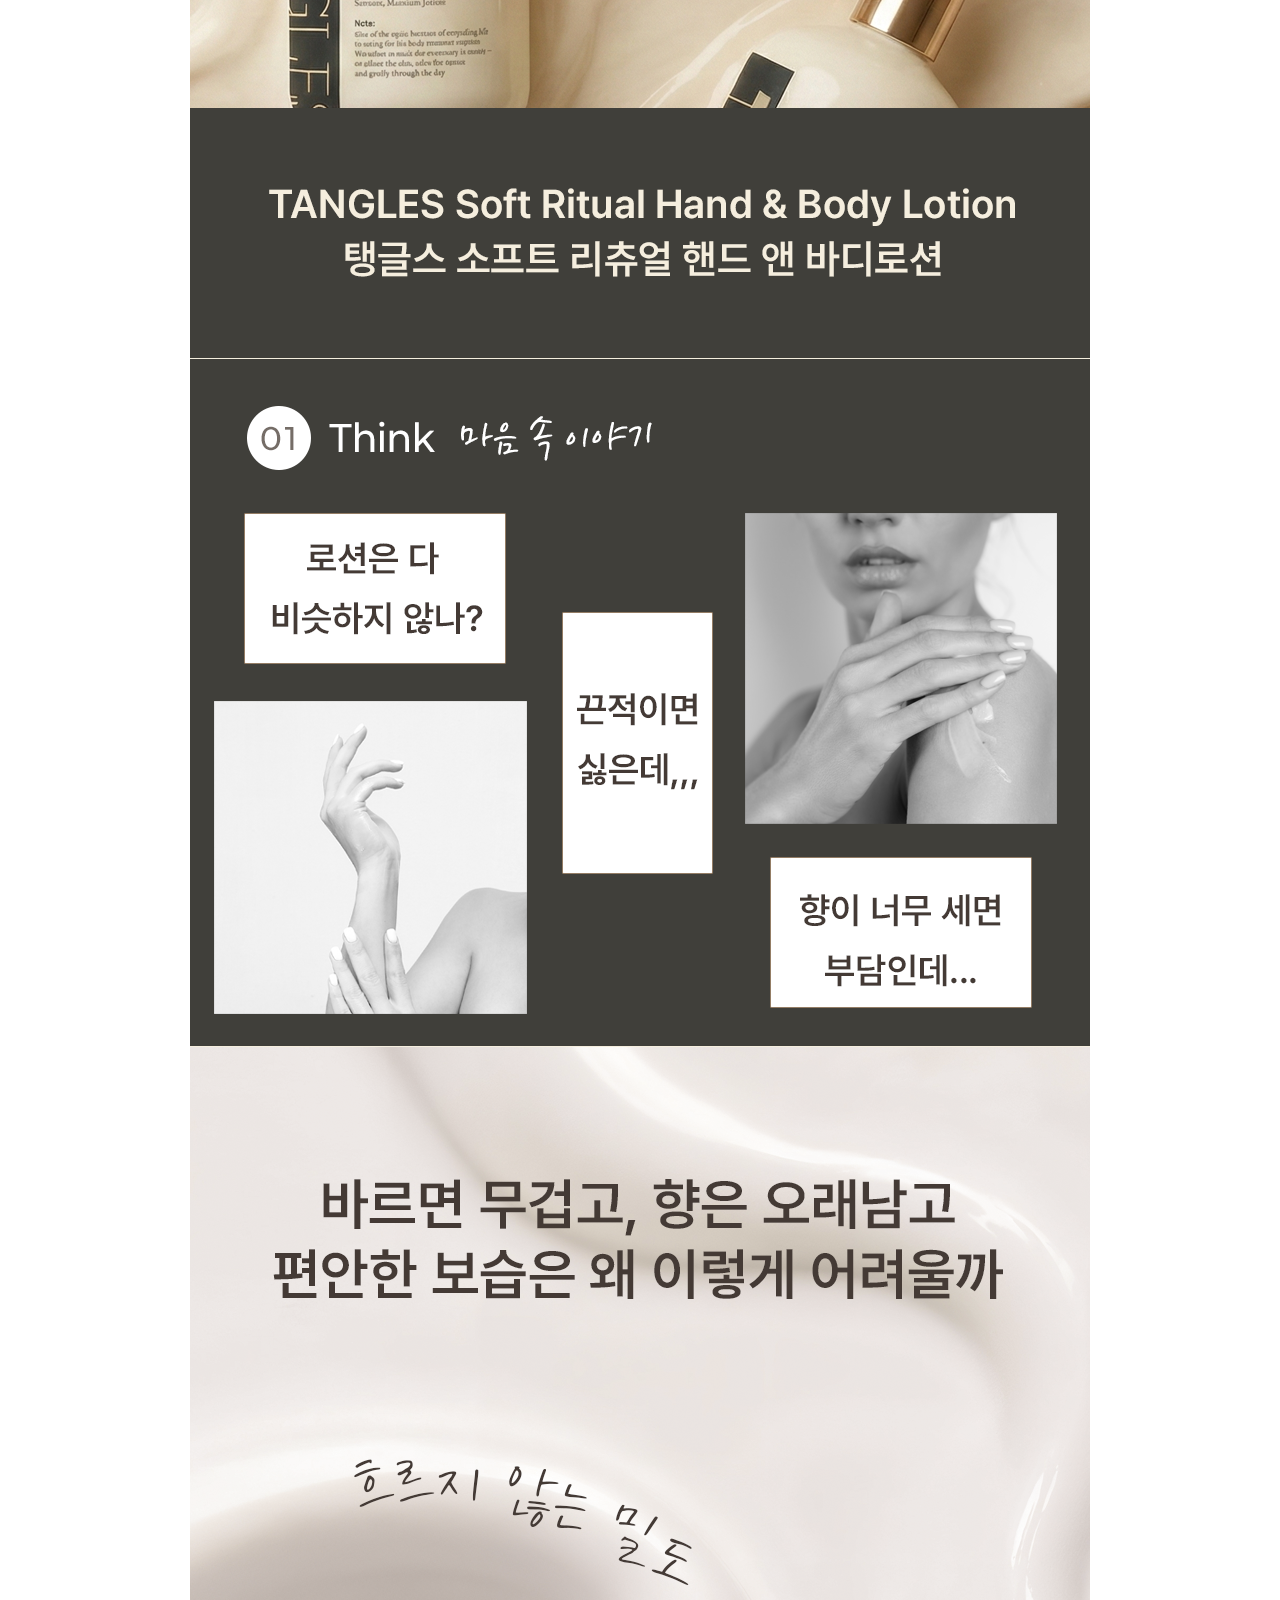
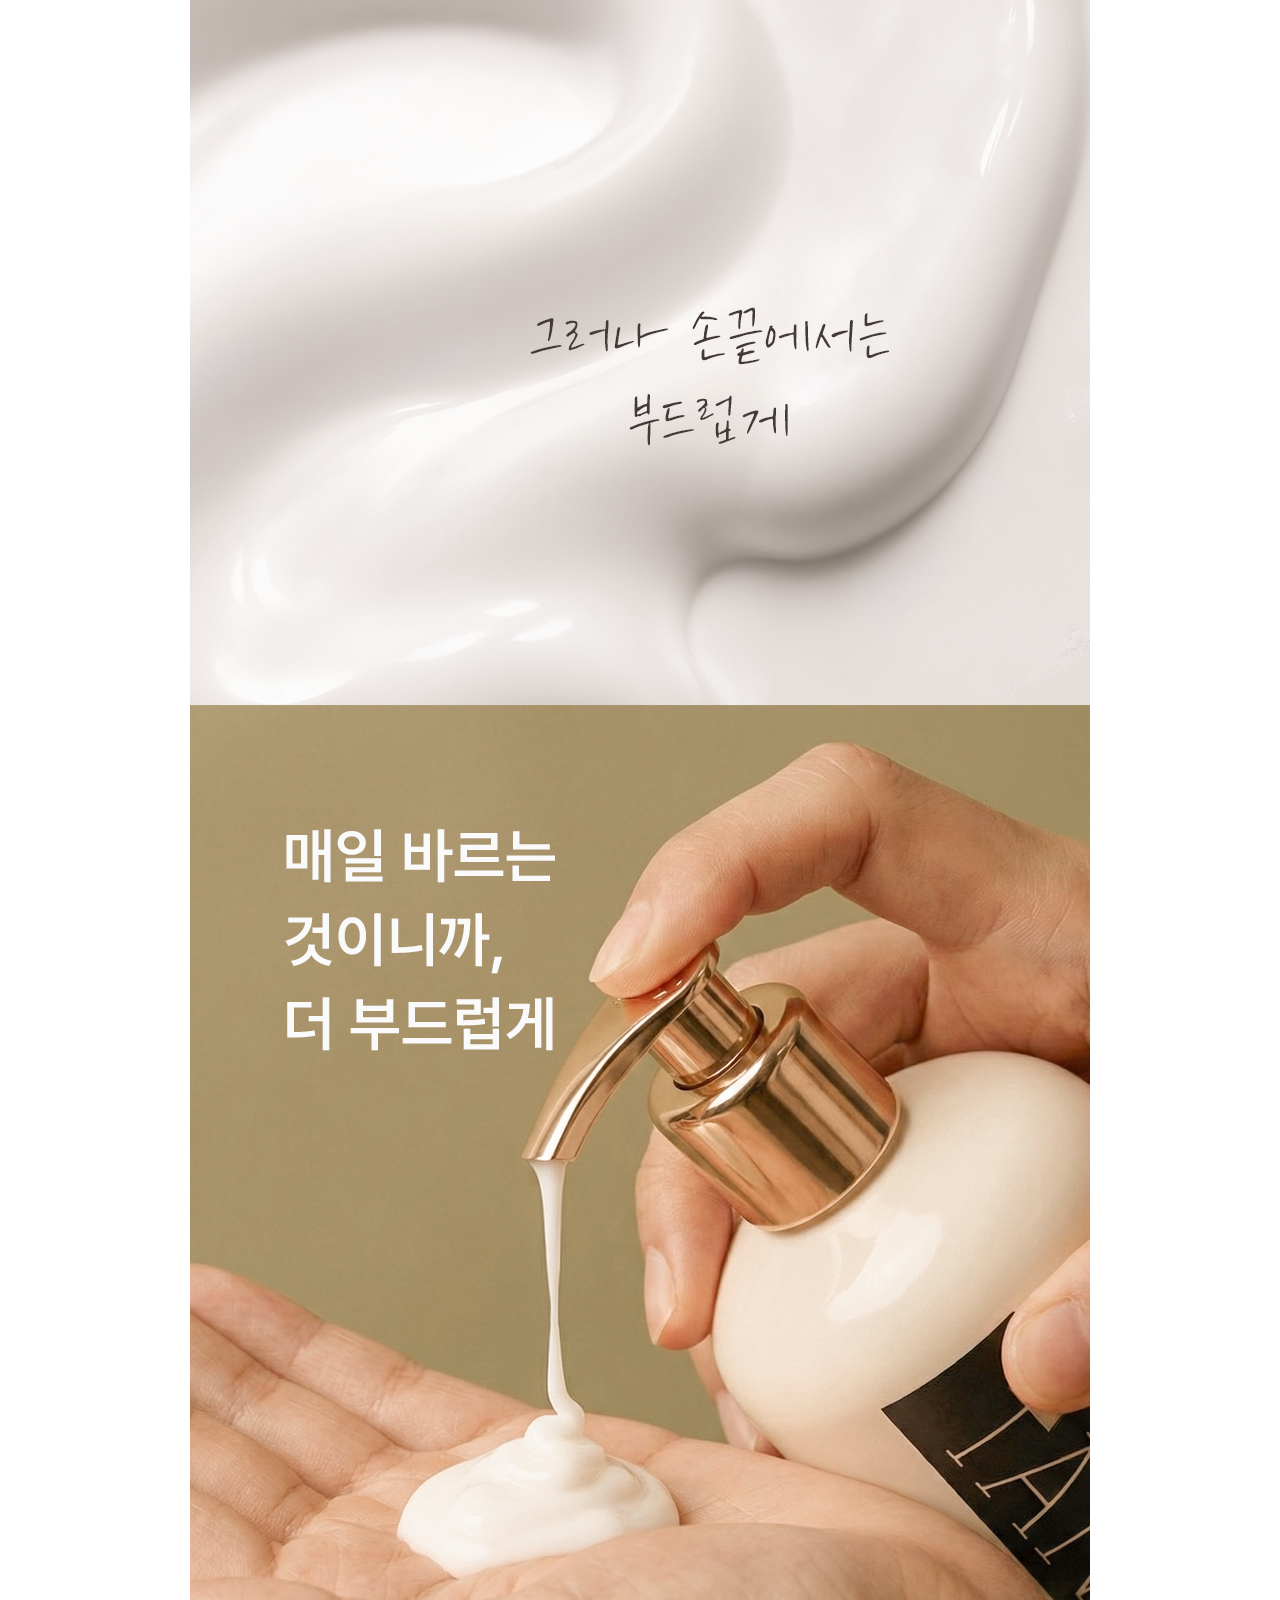
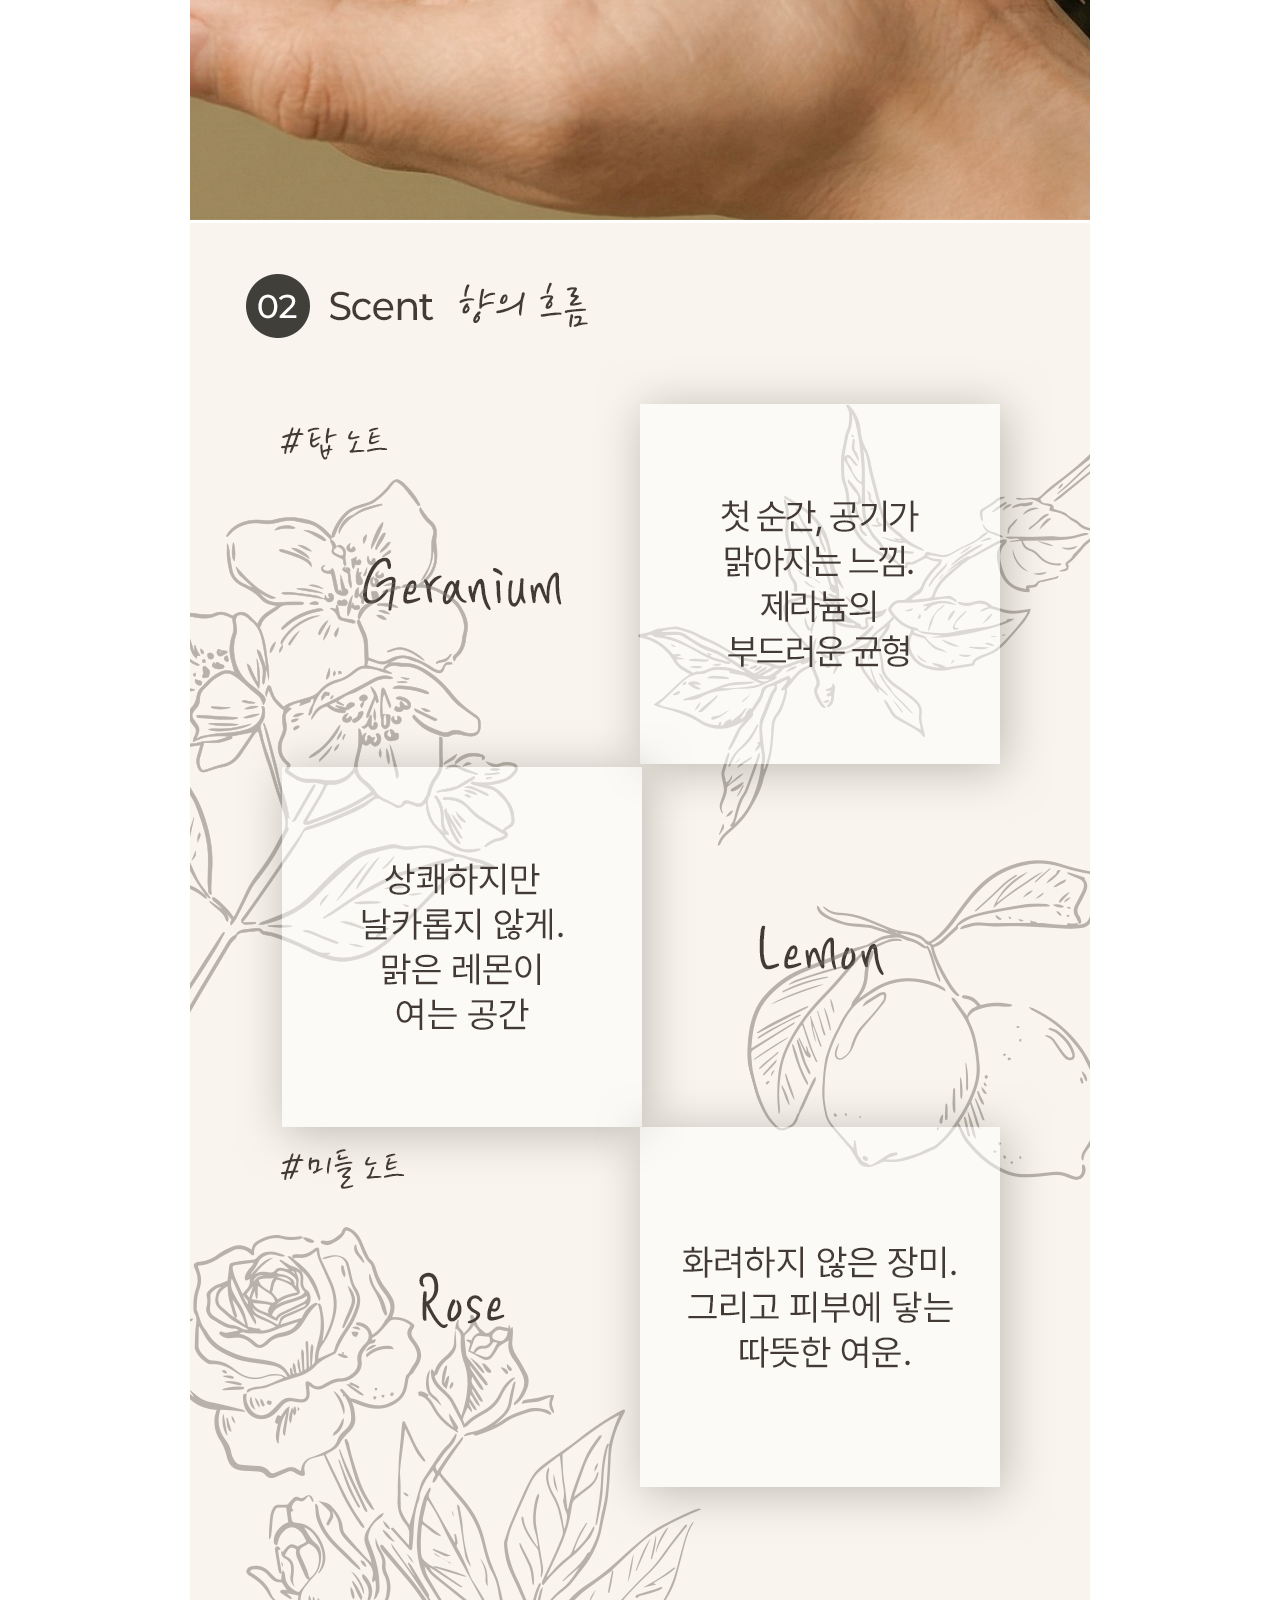
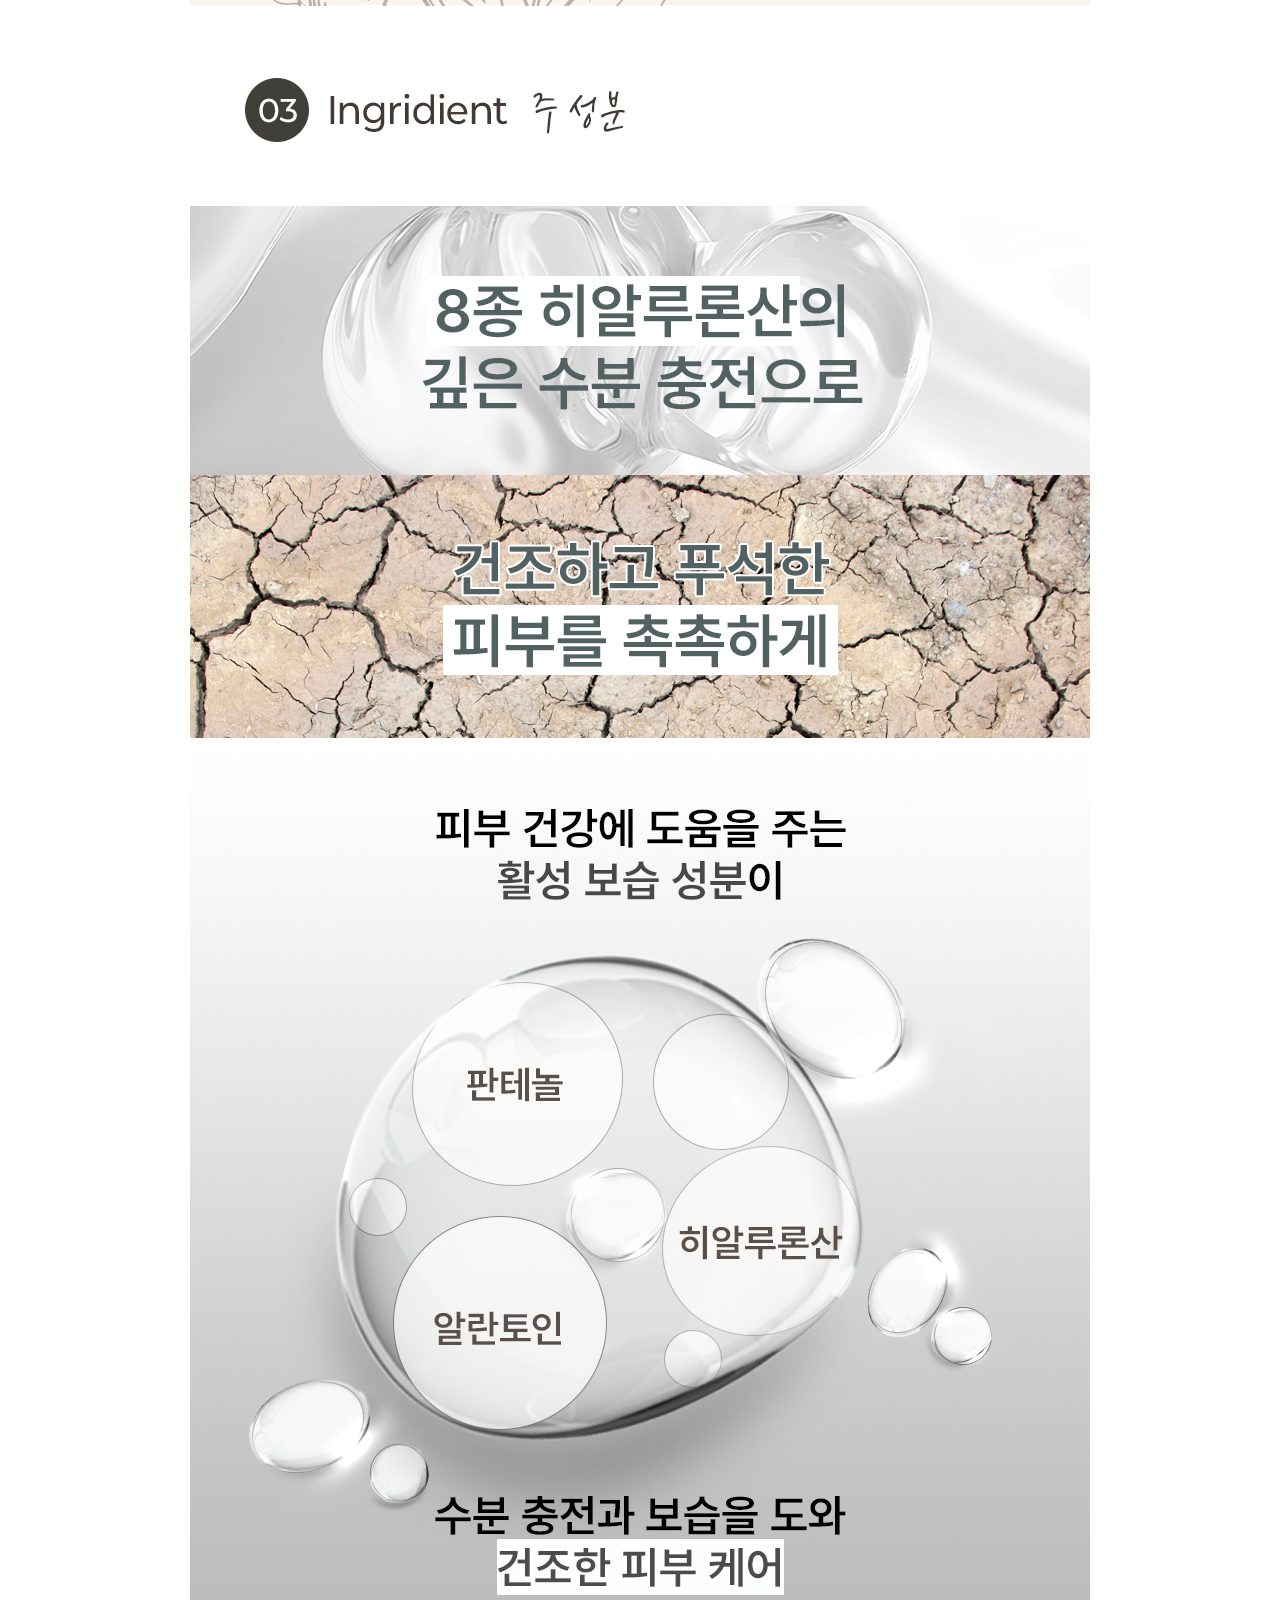
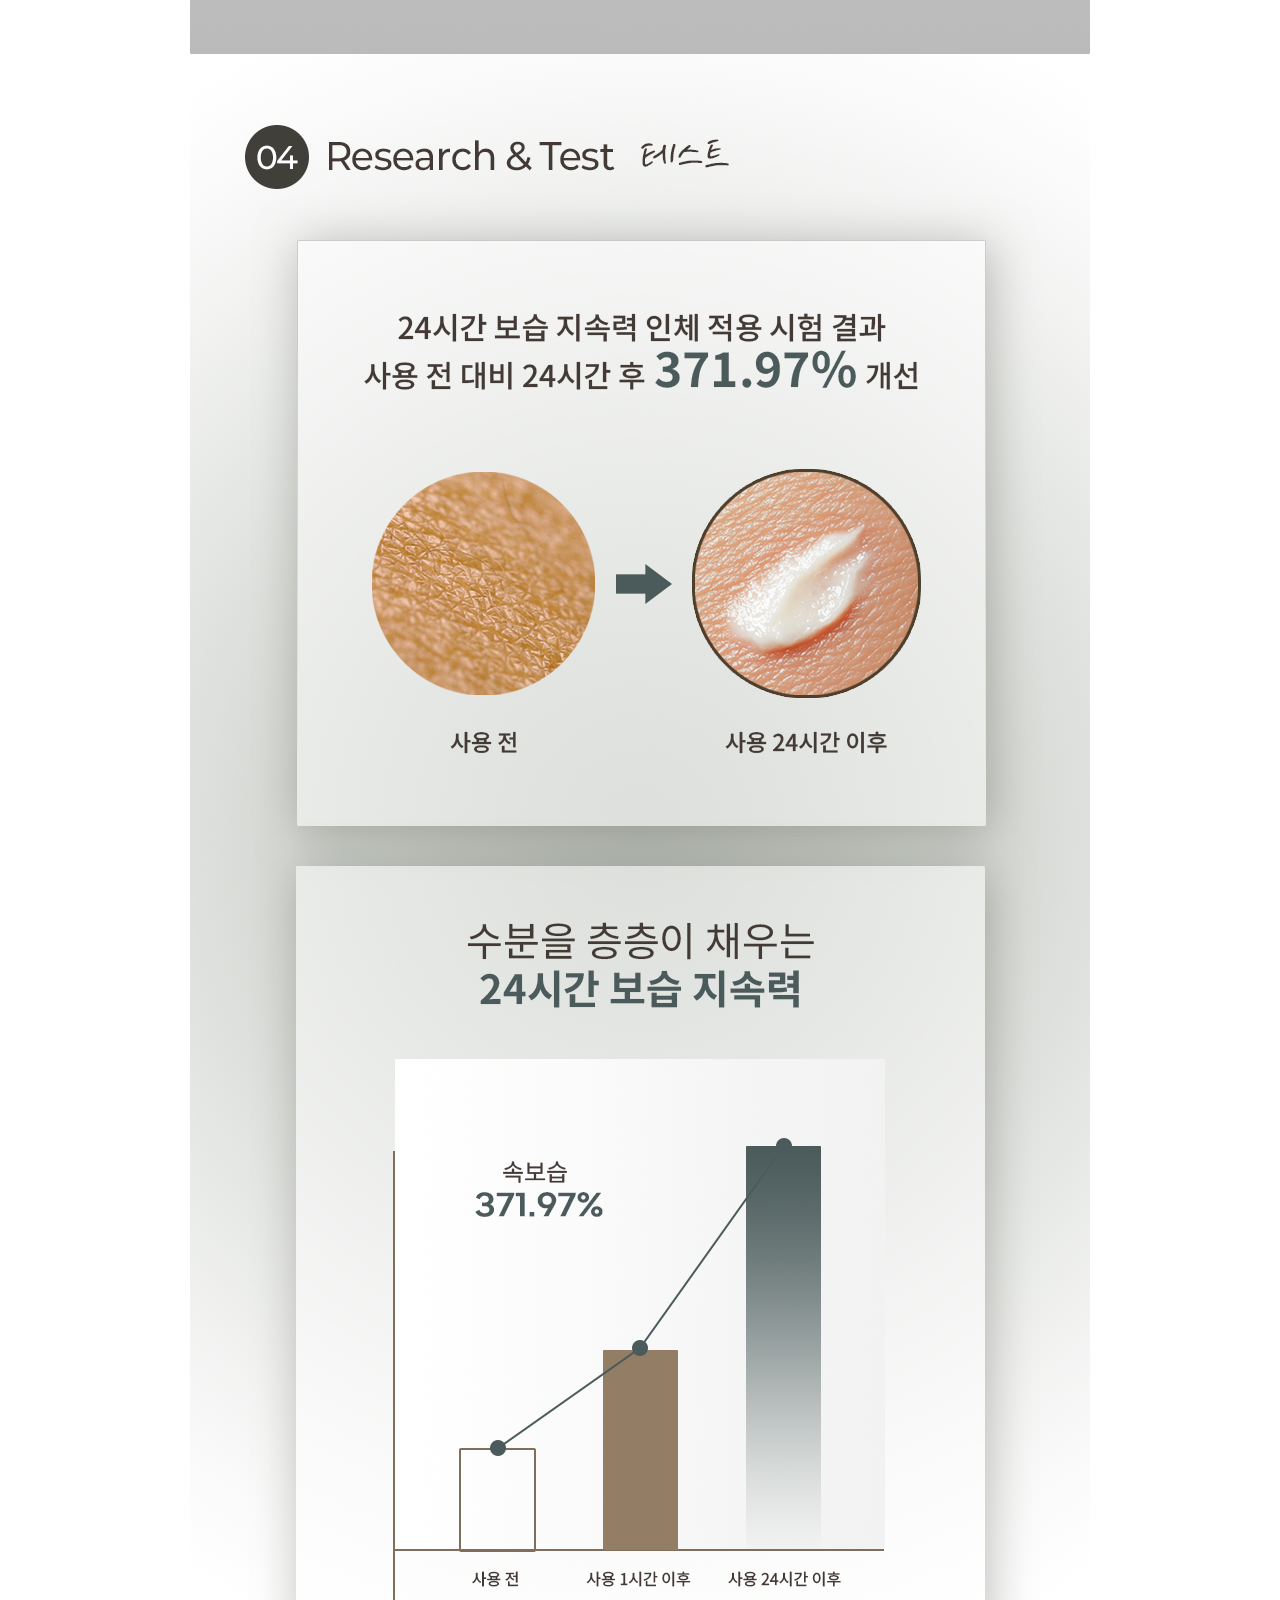
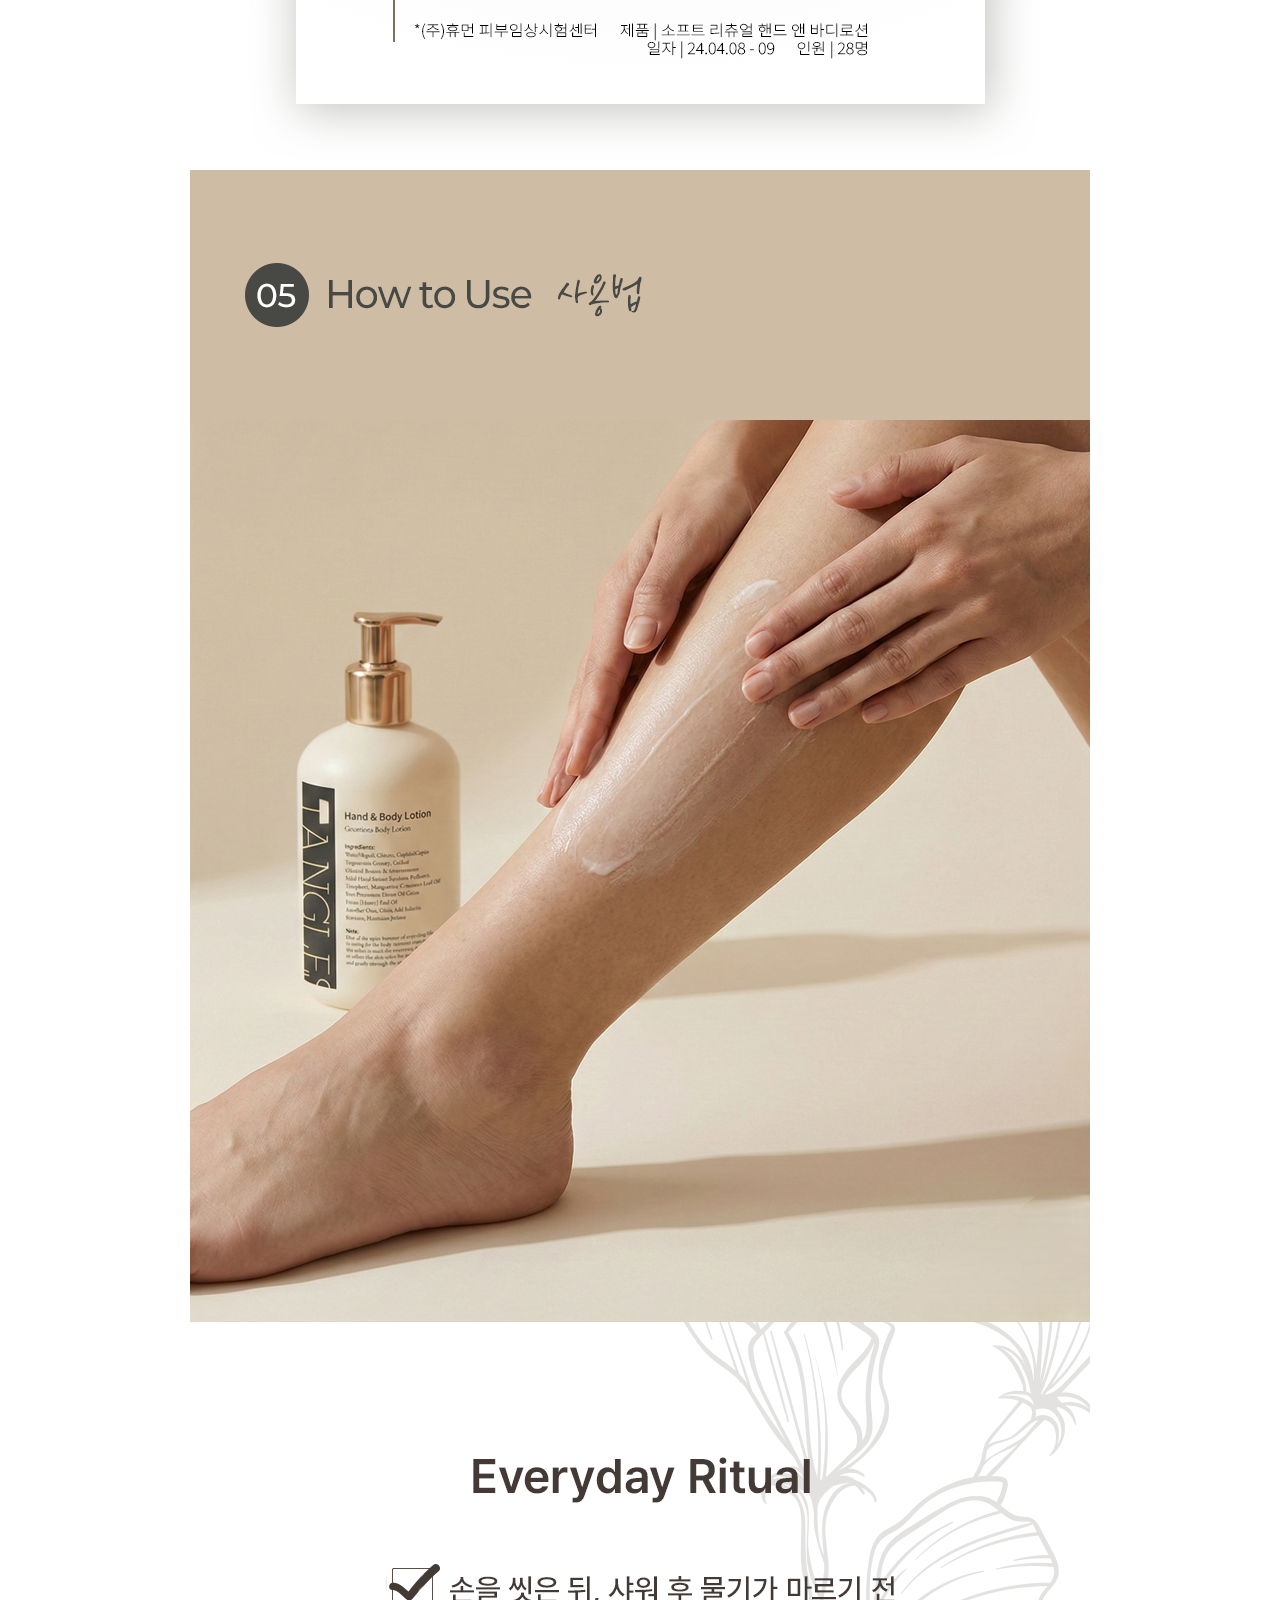
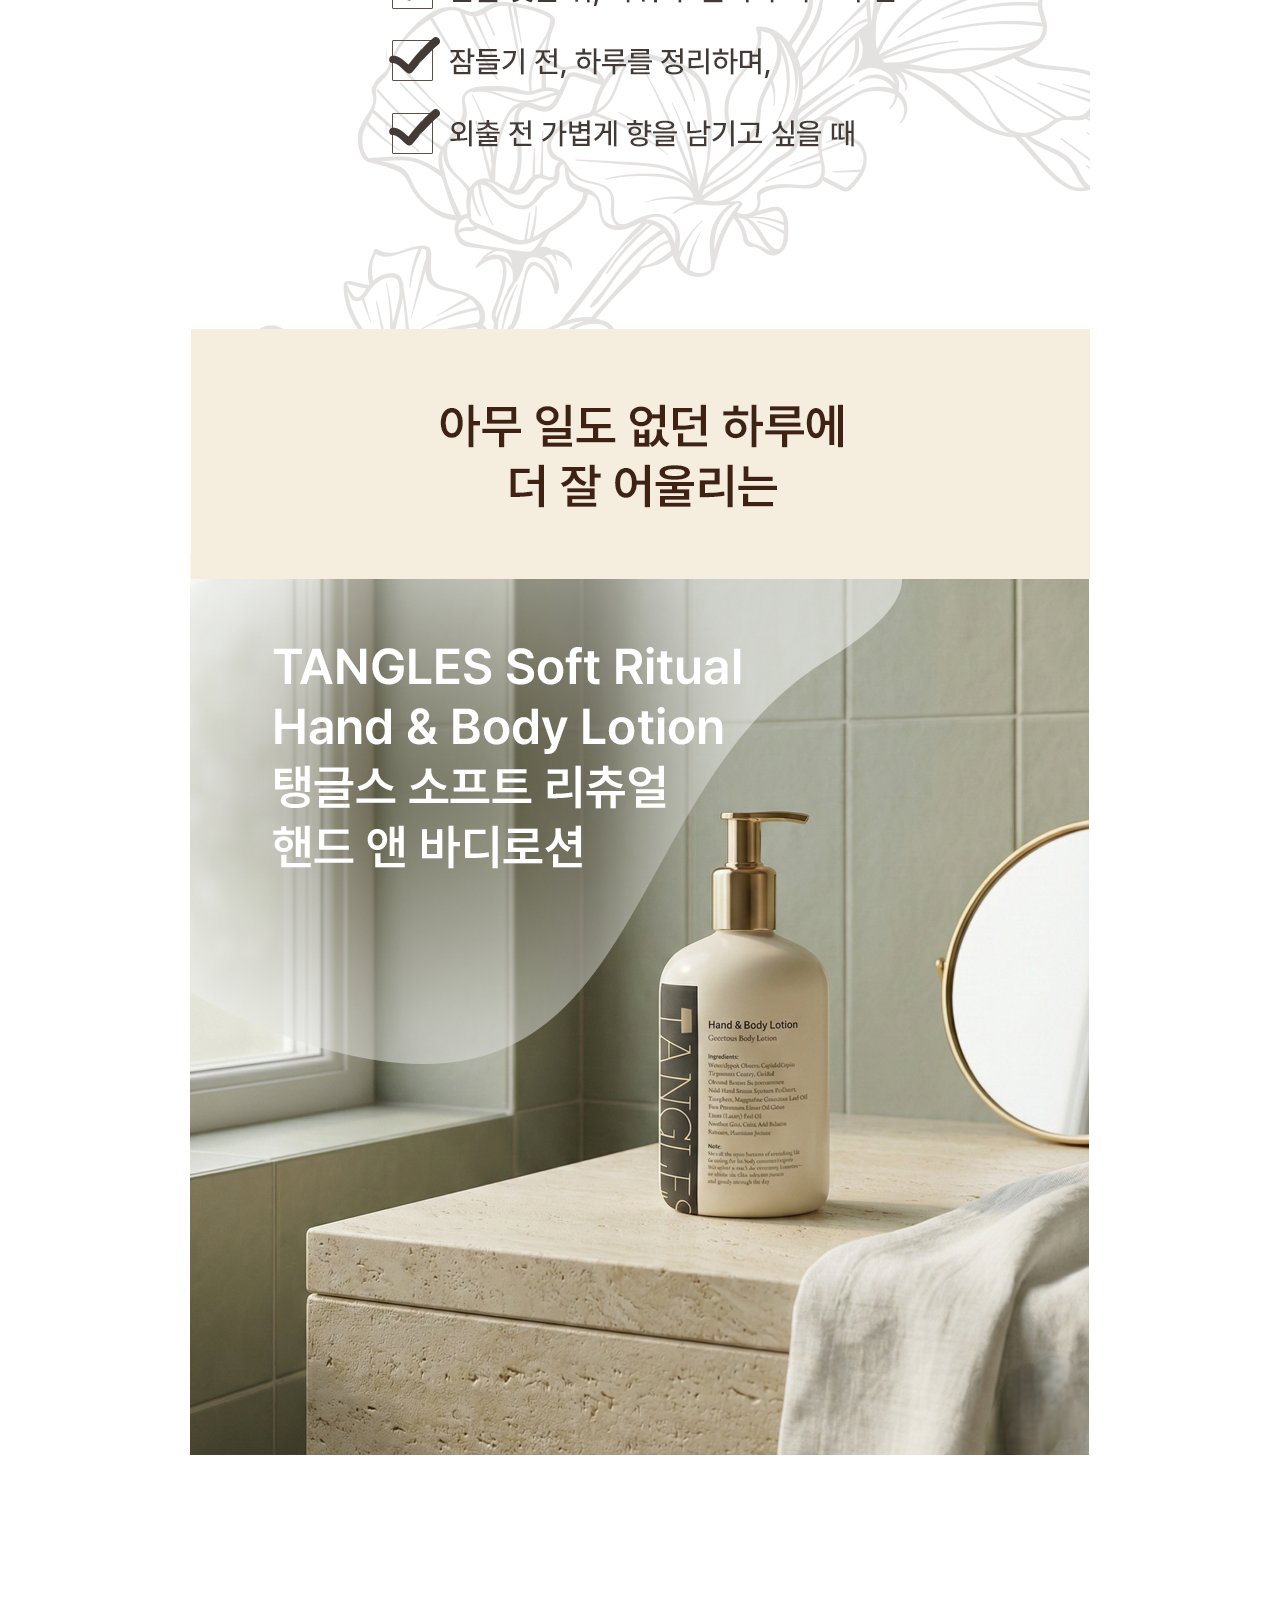
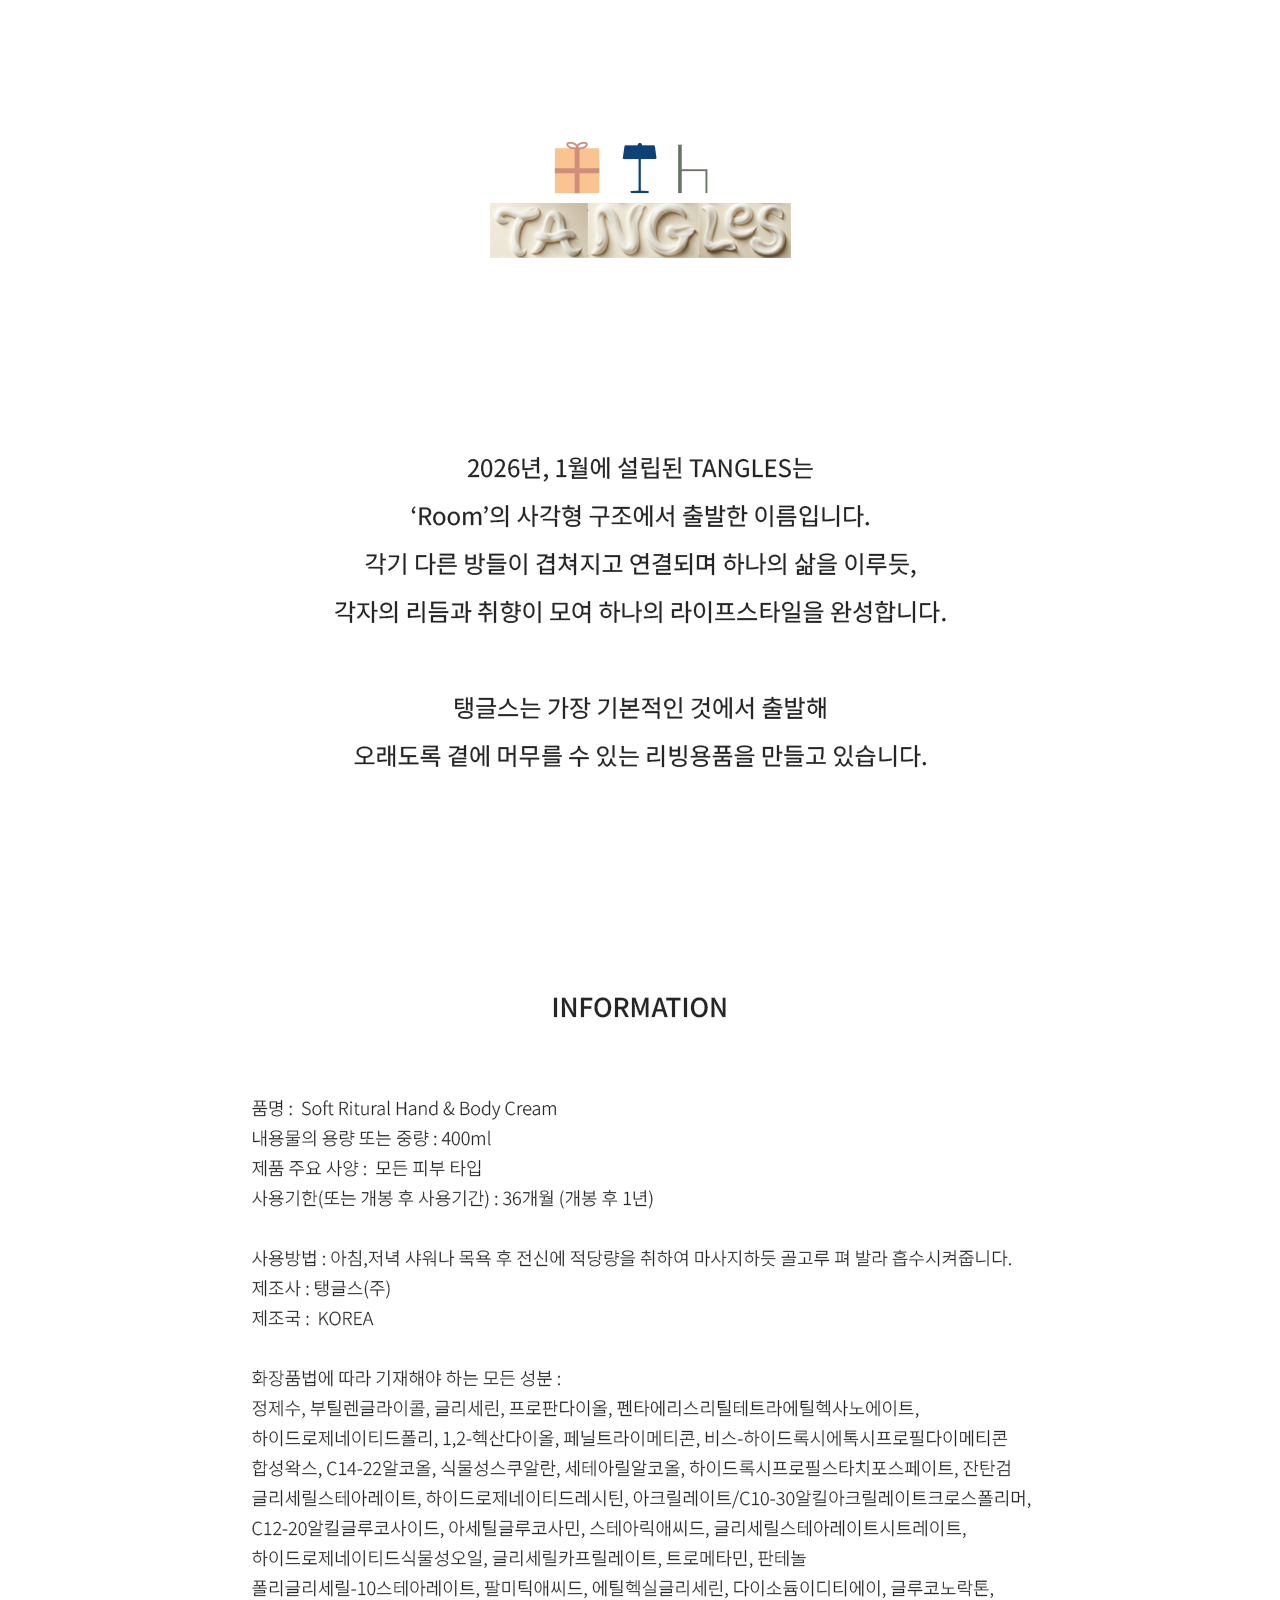
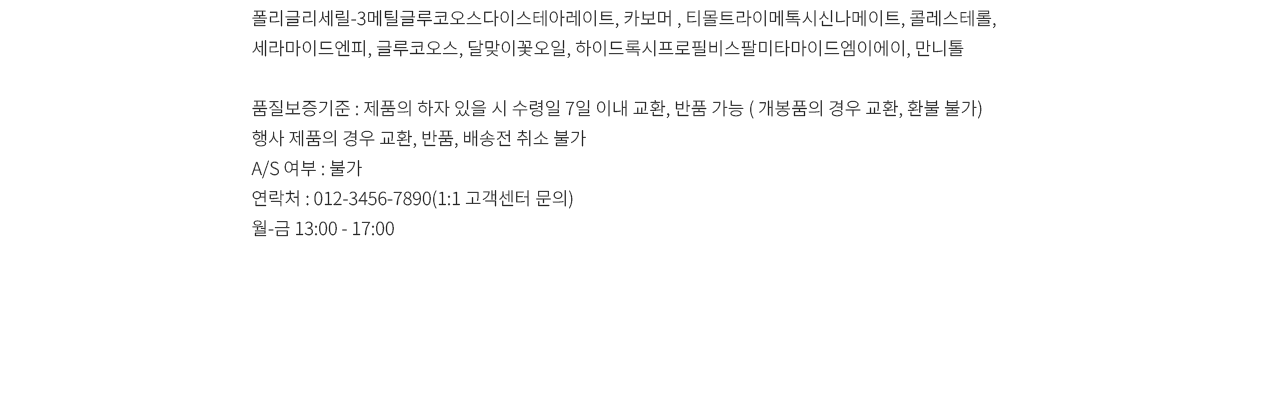
<file: sec2_lotion.html>
<!DOCTYPE html>
<html lang="ko">

<head>
    <meta charset="UTF-8">
    <meta name="viewport" content="width=1400px">
    <title>TANGLES</title>
    <!-- 내가 꾸민 css -->
    <link rel="stylesheet" href="./css/style.css">
    <!-- 구글 폰트 -->
    <link rel="preconnect" href="https://fonts.googleapis.com">
    <link rel="preconnect" href="https://fonts.gstatic.com" crossorigin>
    <link href="https://fonts.googleapis.com/css2?family=Noto+Sans:ital,wght@0,100..900;1,100..900&display=swap"
        rel="stylesheet">
    <link rel="preconnect" href="https://fonts.googleapis.com">
    <link rel="preconnect" href="https://fonts.gstatic.com" crossorigin>
    <link
        href="https://fonts.googleapis.com/css2?family=Montserrat:ital,wght@0,100..900;1,100..900&family=Noto+Sans:ital,wght@0,100..900;1,100..900&display=swap"
        rel="stylesheet">
    <!-- 구글 폰트 -->
    <link rel="icon" type="image/png" href="image/favicon_tangles_40x40.png" sizes="32x32">
</head>

<body>
    <!-- 헤더 시작 -->
    <div id="header_top_wrap">
        <div class="header_top">
            <p>카카오톡 1초 회원가입 시 5,000원 할인쿠폰!</p>
            <ul class="util">
                <li><a href="javascript:return false;">
                        <img src="./image/header_icon_login.png" alt="icon_mypage">
                        My Page</a></li>
                <li><a href="javascript:return false;">
                        <img src="./image/header_icon_mypage.png" alt="icon_login">
                        Login</a></li>
            </ul>
        </div>
    </div>
    <div id="header_main_wrap">
        <div class="header_main">
            <h1><a href="./index.html"><img src="./image/logo_header.png" alt="logo"></a></h1>
            <ul class="gnb">
                <li><a href="./index.html#section1_h2_wrap">ABOUT</a>
                </li>
                <li><a href="./index.html#section3_h2_wrap">SHOP</a>
                </li>
                <li><a href="javascript:return false;">CONTENTS</a>
                    <ul class="submenu">
                        <li><a href="./index.html#section2_wrap">MD Pick</a></li>
                        <li><a href="./index.html#section4">Artisans</a></li>
                        <li><a href="./index.html#section7_wrap">Reviews</a></li>
                    </ul>
                </li>
                <li><a href="javascript:return false;">EVENT</a>
                    <ul class="submenu">
                        <li><a href="./index.html#banner1">Welcome
                                <br>Banner</a></li>
                        <li><a href="./index.html#section6">Monthly
                                <br>Event</a></li>
                    </ul>
                </li>
                <li><a href="javascript:return false;">COMMUNITY</a>
                    <ul class="submenu">
                        <li><a href="./index.html#section5_wrap">Instagram
                                <br>Stories</a></li>
                        <li><a href="./index.html#section8">Service</a></li>
                    </ul>
                </li>
            </ul>
            <ul class="header_icon">
                <li class="search_box">
                    <input class="search" placeholder="" spellcheck="false">
                </li>
                <li class="icon_blank"><a href="javascript:return false;"><img src="./image/icon_heart.png" alt="icon"></a></li>
                <li class="icon_blank"><a href="javascript:return false;"><img src="./image/icon_basket.png" alt="icon"></a></li>
            </ul>
        </div>
    </div>
    <!-- 헤더 끝 -->
    <!-- 섹션2 자세히보기 페이지1 -->
    <div id="sec2_detail_wrap">
        <ul class="sec2_detail_main">
            <li class="sec2_detail_imgbox"><img src="./image/sec3_lotion.png" alt=""></li>
            <li class="sec2_detail_txtbox">
                <h5>Category > Bath</h5>
                <h2><span>Soft Ritual Hand & Body Lotion</span>
                    <br>소프트 리추얼 핸드 앤 바디로션
                </h2>
                <ul class="sec2_price">
                    <li>
                        <p>34,000원</p>
                    </li>
                    <li><a href="javascript:return false;">
                            장바구니 담기
                        </a>
                    </li>
                </ul>
            </li>

        </ul>
        <div class="sec2_detail_main2"><img src="./image/lotion_detailpage2.png" alt=""></div>
    </div>
</body>

</html>
</file>
<file: css/style.css>
* {
    padding: 0;
    margin: 0;
}

ul {
    list-style: none;
}

a {
    color: inherit;
    text-decoration: none;
}

body {
    font-size: 12px;
    line-height: 16px;
    color: #252525;
    font-family: "Noto Sans", sans-serif;
}

#header_top_wrap {
    height: 30px;
    background-color: #333434;
    color: #fff;
}

.header_top {
    height: 30px;
    width: 1320px;
    margin: 0 auto;
    text-align: center;
    padding-top: 8px;
    position: relative;
    box-sizing: border-box;
}

.util {
    display: flex;
    position: absolute;
    top: 6px;
    right: 0;
}

.util img {
    margin-right: 2px;
}

.util>li>a {
    display: block;
    margin-left: 10px;
}

#header_main_wrap {
    height: 50px;
    position: sticky;
    top: 30px;
    z-index: 1000;

}

.header_main {
    width: 1320px;
    height: 50px;
    box-sizing: border-box;
    margin: 0 auto;
    position: relative;
    display: flex;
    justify-content: space-between;
    background-color: #ffffffb2;
    padding: 0 10px;
}

.gnb {
    display: flex;
}

.header_icon {
    display: flex;
}

.header_icon li a {
    display: block;
    padding-top: 4px;
    margin-left: 20px;
}

.header_icon img {
    width: 25px;
    height: 25px;
}

.icon_blank {
    padding-top: 8px;
    margin-right: 4px;
}


.search_box {
    padding-top: 8px;
    box-sizing: border-box;
    max-width: 200px;
    width: 300%;
    max-height: 20px;
    display: grid;
    place-items: center;
    border-radius: 25px;
    border: none;
    position: relative;
}

.search {
    position: absolute;
    top: 6px;
    right: 0;
    z-index: 9;
    width: 25px;
    /* 검색상자 폭 조정 */
    height: 20px;
    /* 검색상자 높이 조정 */
    border-radius: 25px;
    /* 검색상자를 원으로 표시 */
    padding: 8px;
    /* 검색상자내 여백 지정 */
    cursor: pointer;
    /* 마우스 커서가 손가락으로 변경 */
    background-repeat: no-repeat;
    /* 검색어 글자 크기 지정 */
    color: transparent;
    border: none;
    /* 검색상자(원) 테두리 지정 */
    /* 되돌아가는 전환효과(사각형-> 원) : 폭은 300밀리 세컨 동안, 배경위치(돋보기)는 300밀리 세컨동안 전환됨 */
    transition: width 300ms, background-position 300ms;
    overflow: hidden;
    /* 검색어가 상자보다 클때 내용을 숨김 */
    background: url(../image/icon_search.png) no-repeat transparent;
    background-size: 25px;
    /*돋보기 이미지 크기 조정 */
    background-position: 50% 50%;
    /* 돋보기 이미지 위치를 정가운데로 */
}

/* search 요소에 대한 hover 효과 설정 : 검색창 테두리 변경*/
.search:hover {
    cursor: pointer;
    /* 테두리 색변경 */
    background: url(../image/icon_search.png) no-repeat transparent;
    background-size: 25px;
    background-position: 50% 50%;
    /* 돋보기 이미지 위치를 정가운데로 */
}

/* 검색 상자에 포커스가 있거나 플레이스홀더가 표시되지 않을 때 */
.search:focus,
.search:not(:placeholder-shown) {
    max-width: 200px;
    width: 150px;
    cursor: text;
    color: #252525;
    padding-left: 60px;
    /* 검색어 표시 위치(돋보기 이미지 옆 여백 지정) */
    outline: none;
    /* 변경되는 전환효과(원->사각형) : 폭은 300밀리 세컨 동안, 배경위치(돋보기)는 300밀리 세컨동안 전환됨 */
    transition: width 300ms, background-position 300ms;
    border: 1px solid #f1f1f1;
    box-shadow: 0 2px 1px #fff;
    box-shadow: 0 2px 1px #f1f1f1;
    /* 테두리 색변경 : hover와 동일한 색상 */
    background: url(../image/icon_search.png) no-repeat transparent;
    background-size: 25px;
    background-position: 10% 50%;
    /* 돋보기 이미지 왼쪽 세로 중앙 */
}

.gnb {
    padding-top: 8px;
}

.gnb li a {
    font-size: 15px;
}

.gnb>li>a {
    font-weight: 400;
    display: block;
    padding: 10px 30px 16px 30px;
}

.gnb li a:hover {
    font-weight: 500;
}

.gnb li:hover .submenu {
    opacity: 1;
    transition: all 1s;
}

.submenu {
    opacity: 0;
    width: 100%;
}

.submenu li a {
    display: block;
    text-align: center;
    background-color: #ffffffb2;
    border-top: 1px solid #dad4ca;
    padding: 10px;
    line-height: 20px;

}

.up_button,
.chat_button {
    position: fixed;
    right: 20px;
    width: 55px;
    height: 55px;
    background: #987558;
    border-radius: 50%;
    display: flex;
    justify-content: center;
    align-items: center;
    color: #fff;
    transition: all 0.3s;
    z-index: 100;
}

.chat_button {
    bottom: 15px;
}

.up_button {
    bottom: 85px;
}


.up_button:hover,
.chat_button:hover {
    transform: scale(1.08);
}

.chat_wrap {
    width: 260px;
    height: 360px;
    border: 1px solid #987558;
    padding: 20px;
    font-size: 13px;
    line-height: 18px;
    position: fixed;
    right: 90px;
    bottom: 40px;
    background-color: #ffffff;
    display: none;
    z-index: 999;
    box-shadow: 0 10px 30px rgba(0, 0, 0, 0.15);
    border-radius: 12px;
}

.chat_wrap.active {
    display: block;
}

.chat_header,
.chat_container,
.chat_input,
.chat_basket {
    display: flex;
    margin: 10px auto;
}

.chat_input {
    justify-content: space-between;
    margin-top: 10px;
}

.chat_header,
.chat_basket {
    background-color: #ecececb9;
    padding: 10px;
    border-radius: 8px;
}

.chat_wrap img {
    margin-right: 10px;
    display: block;
}

.chat_wrap button {
    color: #6F6661;
    background-color: #F8F1E7;
    border: none;
    padding: 2px 6px;
    cursor: pointer;
    border-radius: 4px;
}

.chat_input input {
    border: none;
    width: 75%;
    background-color: #dad4cab7;
    color: #fff;
    padding: 3px 6px;
    font-size: 14px;
    outline: none;
}

.chat_input input::placeholder {
    color: rgba(255, 255, 255, 0.8);
}

#chatText::after {
    content: "|";
    animation: blink 1s infinite;
}

@keyframes blink {
    0% {
        opacity: 1;
    }

    50% {
        opacity: 0;
    }

    100% {
        opacity: 1;
    }
}

.chat_footer {
    position: absolute;
    bottom: 25px;
    right: 20px;
}

.chat_footer ul {
    display: flex;
}

.chat_footer li a {
    padding: 10px;
}

.chat_container_wrap {
    border: 1px solid #333434;
    padding: 0 10px;
    border-radius: 8px;
}

#main_banner {
    height: 880px;
    background-color: #dad4ca;
}

#main_banner video {
    width: 100%;
    height: auto;
    display: block;
}

.section1_wrap {
     height: 880px;
    box-sizing: border-box;
    background: url(../image/sec1_bg.jpg) no-repeat center center;
    background-attachment: fixed;
    background-size: cover;   /* ← 이게 없으면 패럴랙스 효과가 안 보임 */
}

#section1_h2_wrap {
    background-color: #fff;
    padding-top: 360px;
    height: 220px;
}

.sec1_h2 {
    width: 1320px;
    margin: 0px auto;
    margin-top: 120px;
}

h2 {
    font-size: 24px;
    font-weight: 400;
    line-height: 34px;
    font-family: "Montserrat", sans-serif;
    margin-bottom: 60px;
}

#sec2_detail_wrap {
    width: 900px;
    margin: 40px auto;
}

.sec2_detail_main {
    height: 350px;
    display: flex;
    justify-content: space-between;
}

.sec2_detail_main>li {
    width: 47%;
}

.sec2_detail_imgbox img {
    width: 100%;
}

.sec2_detail_txtbox {
    border-top: 3px solid #252525;
    padding: 60px 0 0 40px;
    position: relative;
}

.sec2_detail_txtbox h5 {
    margin-top: 10px;
}

.sec2_price {
    height: 35px;
    width: 66%;
    box-sizing: border-box;
    display: flex;
    color: #987558;
    border: 1px solid #987558;
    font-size: 14px;
    font-weight: 400;
    font-family: "Montserrat", sans-serif;
    letter-spacing: 1px;
}

h6 {
    font-size: 15px;
    background-color: #987558b7;
    color: #fff;
    width: 100px;
    height: 30px;
    text-align: center;
    padding: 7px;
    box-sizing: border-box;
    font-weight: 400;
    position: absolute;
    bottom: -70px;
    right: 0;
}

h6:hover {
    opacity: 0.8;

}

.sec2_price li {
    width: 50%;
    padding-top: 9px;
    text-align: center;
}

.sec2_price li:nth-child(1) {
    border-right: 1px solid #987558;
}

.sec2_price li:nth-child(2):hover {
    background-color: #987558;
    color: #fff;
}

.sec2_detail_main2 {
    text-align: center;
    margin-top: 300px;
}

.section1 {
    width: 1320px;
    height: 880px;
    margin: 0px auto;
    padding-top: 220px;
    box-sizing: border-box;
    position: relative;
}

.sec1_box {
    width: 550px;
    height: 440px;
    flex-wrap: wrap;
    font-size: 15px;
    font-weight: 300;
    color: #fff;
    background-color: #333434b7;
    box-sizing: border-box;
    position: absolute;
    top: 220px;
    right: 0px;

}

.sec1_box_1 {
    padding: 50px 0 0 60px;
    height: 280px;
    padding-top: 80px;
    box-sizing: border-box;
    line-height: 24px;
}

.sec1_box_2 {
    box-sizing: border-box;
    display: flex;
    height: 160px;
    line-height: 20px;
}

.sec1_box_2>li {
    width: 44%;
    padding: 50px 0 0 40px;
    border-top: 1px solid #fff;
}

.sec1_box_2>li:nth-child(1) {
    border-right: 1px solid #fff;
}

.sec1_box_2>li:hover {
    background-color: #ffffffb7;
    color: #333434;
}

.title {
    margin-bottom: 40px;
}

#section2_wrap {
    height: 660px;
    margin: 100px;
    padding-top: 100px;
}

.section2 {
    width: 1320px;
    height: 700px;
    margin: 0 auto;
    position: relative;
    box-sizing: border-box;
}

.sec2_swiper {
    box-sizing: border-box;
    width: 100%;
}

.sec2_inner {
    width: 100%;
    height: 550px;
    background-color: #e0e2cbb7;
    position: relative;
    padding: 60px 40px 0 400px;
    box-sizing: border-box;
    font-size: 14px;
    box-shadow: 0 0 8px rgba(0, 0, 0, 0.26);

}

.sec2_img1 {
    width: 350px;
    height: 350px;
    overflow: hidden;
    position: absolute;
    top: 30px;
    left: 0px;
    transition: all 0.8s ease;
}

.sec2_img1 img:hover {
    transform: scale(1.05);
    transition: all 0.8s ease;
}

.sec2_inner img {
    width: 100%;
}

.sec2_img2 {
    width: 130px;
    height: 130px;
    overflow: hidden;
    box-sizing: border-box;
    position: absolute;
    bottom: 60px;
    right: 10px;
    z-index: 9;
    transition: all 0.8s ease;
}

.sec2_img2 img:hover {
    transform: scale(1.05);
    transition: all 0.8s ease;
}

.sec2_inner span {
    color: #987558;
    border-bottom: 1px solid #987558;
}

.sec2_txt1 {
    width: 390px;
    height: 110px;
    padding: 20px 30px 0 30px;
    line-height: 18px;
    position: absolute;
    bottom: 20px;
    left: 30px;
    background-color: #fff;
}

.sec2_button {
    width: 110px;
    height: 32px;
    display: flex;
    box-sizing: border-box;
    background-color: #F3F4EC;
    color: #987558;
    border-radius: 25px;
    position: absolute;
    top: 240px;
    right: 130px;
    transition: all 0.6s ease;
    box-shadow: 0 2px 1px #fff;
    box-shadow: 0 2px 1px #F3F4EC;
}

.sec2_button p {
    padding-top: 9px;
    margin-left: 4px;
    font-size: 14px;
    font-weight: 500;
}

.sec2_button:hover {
    color: #F3F4EC;
    transition: all 0.6s ease;
}

.sec2_button_slide {
    width: 22px;
    height: 22px;
    margin-top: 6px;
    margin-left: 5px;
    border-radius: 100px;
    align-items: center;
    background-color: #987558;
    transition: all 0.6s ease;
}

.sec2_button:hover .sec2_button_slide {
    transition: all 0.6s ease;
    transform: translateX(60px);
}


h5 {
    font-size: 18px;
    font-weight: 500;
    font-family: "Montserrat", sans-serif;
    line-height: 24px;
    margin-bottom: 15px;
}


#section3_h2_wrap {
    background-color: #987558b7;
    padding-top: 100px;
}

.sec3_h2 {
    width: 1320px;
    margin: 0px auto;
}

.section3_wrap {
    background-color: #987558b7;
    padding-top: 60px;
    padding-bottom: 120px;
}

.section3 {
    width: 1320px;
    margin: 0 auto;
    padding-top: 100px;
    background-color: #fff;
}

.sec3_swiper_wrap {
    height: 800px;
    width: 1120px;
    margin: 0 auto;
}

.sec3_swiper,
.sec3_swiper2 {
    width: 100%;
    height: 50%;
    margin: 0 auto;
    position: relative;
    box-sizing: border-box;
}

.sec3_swiper .swiper-slide,
.sec3_swiper2 .swiper-slide {
    height: auto;
    display: block;
}

.section3 .swiper-button-prev,
.section3 .swiper-button-next {
    width: 36px;
    height: 36px;
    border-radius: 50%;
    overflow: hidden;
    justify-content: center;
    align-items: center;
    top: 50%;
    transform: translateY(-120%);
}

.section3 .swiper-button-prev::after,
.section3 .swiper-button-next::after {
    content: none !important;
    display: none !important;
}

.section3 .sec3-button-prev {
    left: 0px;
}

.section3 .sec3-button-next {
    right: 0px;
}

.section3 .sec3-button-prev img,
.section3 .sec3-button-next img {
    display: block;
    width: 100%;
    height: 100%;
}

.sec3_img {
    height: 250px;
    position: relative;
    overflow: hidden;
    box-sizing: border-box;
}

.sec3_img img {
    width: 100%;
    height: 100%;
    display: block;
    transition: all 0.6s ease;
}

.sec3_img img:hover {
    opacity: 0.8;
    transition: all 0.6s ease;
}


.new_box {
    width: 60px;
    height: 30px;
    font-size: 13px;
    text-align: center;
    box-sizing: border-box;
    padding-top: 7px;
    background-color: #333434;
    color: #FFFEFf;
    position: absolute;
    top: 0;
    left: 0;
}

.heart_bf {
    width: 27px;
    height: 27px;
    position: absolute;
    bottom: 5px;
    right: 5px;
}

.heart_bf.active img {
    opacity: 0.7;
    content: url("../image/header_icon_af.png");
}

.basket_box.active img {
    opacity: 0.9;
    content: url("../image/sec3_basket.af.png");
}

.sec3_txt {
    height: 120px;
    padding-top: 20px;
    padding-left: 10px;
    box-sizing: border-box;
    font-size: 13px;
    position: relative;
}

.basket_box {
    position: absolute;
    bottom: 0;
    right: 5px;
}

.sec3_txt span {
    font-size: 15px;
    font-weight: 500;
}

.money_box {
    font-size: 14px;
    font-weight: 500;
}

.sec3_margin {
    margin-top: 8px;
}

.money_box {
    /* position: absolute;
    bottom: 0;
    left: 20px; */
    width: 80px;
    height: 28px;
    margin-top: 15px;
    box-sizing: border-box;
    border: 1px solid #81766c;
    text-align: center;
    padding-top: 5px;
    color: #81766c;
}

.money_box:hover {
    background-color: #81766c;
    color: #FFFEFf;
}

#banner1 {
    margin-top: 120px;
    height: 320px;
    text-align: center;
    color: #252525;
    position: relative;
    display: block;
    overflow: hidden;
}

.b1_video {
    width: 100%;
    transform: translateY(-30px);
}

.b1_txt {
    position: absolute;
    top: 50%;
    left: 50%;
    transform: translate(-50%, -50%);
}

#banner1 p {
    padding-top: 40px;
    margin-bottom: 40px;
    font-family: "Montserrat", sans-serif;
    font-size: 18px;
    font-weight: 400;
}

.banner1_but {
    width: 150px;
    height: 40px;
    display: inline-block;
    background-color: #81766c;
    color: #fff;
    border: none;
    font-size: 15px;
    font-family: "Noto Sans", sans-serif;
}

.banner1_but:hover {
    background-color: #fff;
    color: #81766c;
}

#section4 {
    padding-top: 100px;
    font-size: 14px;
    width: 1320px;
    margin: 0 auto;
}

.sec4_wrap {
    width: 1320px;
    display: flex;
    position: relative;
}

.sec4_left {
    width: 400px;
    height: 1040px;
    position: sticky;
    top: 0;
    margin-right: 30px;
}


.sec4_content li {
    width: 890px;
    height: 500px;
    box-sizing: border-box;
    padding: 40px 30px 0 540px;
    line-height: 20px;
}


.sec4_content li:nth-child(1) {
    margin-bottom: 30px;
    background: url(../image/artist1.jpg) #f7f7f7 no-repeat;
}

.sec4_content li:nth-child(2) {
    margin-bottom: 30px;
    background: url(../image/artist2.jpg) #f7f7f7 no-repeat;
}

.sec4_content li:nth-child(3) {
    margin-bottom: 30px;
    background: url(../image/artist3.jpg) #f7f7f7 no-repeat;
}

h4 {
    font-size: 22px;
    margin-bottom: 5px;
}

.brown {
    font-size: 16px;
    color: #987558;
    font-weight: 400;
}

.sec4_size1 {
    margin: 20px 0;
    font-size: 15px;
    font-weight: 400;
}

span {
    font-weight: 500;
}

#section5_wrap {
    background-color: #F8F1E7;
    height: 620px;
    margin: 100px auto;
}

.section5 {
    box-sizing: border-box;
    width: 1320px;
    padding-top: 80px;
    margin: 0 auto;
}

.sec5_slide {
    width: 100%;
    overflow: hidden;
    position: relative;
    padding-bottom: 30px;
}

/*width를 본인에 맞게 수정하여 사용하세요! --아래 3개*/
.sec5_slide_inner {
    width: 3840px;
    /*ul길이의 두배!*/
    display: flex;
    animation: rotate 10s linear infinite;
}

.sec5_slide_inner ul {
    display: flex;
    width: 1920px;
    /*li크기를 전부합한것보다 더 여유있게.*/
    justify-content: space-around;
}

.sec5_slide_inner ul li {
    width: 250px;
}

/*width를 본인에 맞게 수정하여 사용하세요!*/

.sec5_slide_inner ul li:nth-child(2) {
    padding-top: 80px
}

.sec5_slide_inner ul li:nth-child(3) {
    padding-top: 100px
}

.sec5_slide_inner ul li:nth-child(4) {
    padding-top: 60px
}

.sec5_slide_inner ul li:nth-child(5) {
    padding-top: 140px
}

.sec5_slide_inner ul li img {
    width: 100%;
    vertical-align: middle;
}

.sec5_slide_inner:hover {
    animation-play-state: paused;
}

/*슬라이드에 호버시 애니메이션이 멈추게 만듦*/

@keyframes rotate {
    0% {
        margin-left: 0;
    }

    100% {
        margin-left: -1920px;
        /*slide_inner의 ul길이와 동일하게 - 설정합니다!*/
    }
}

h3 {
    font-family: "Montserrat", sans-serif;
    font-size: 24px;
    font-weight: 400;
    margin-bottom: 40px;
    margin-left: 40px;
}

#section6 {
    width: 1320px;
    height: 630px;
    margin: 200px auto;

}

#section6 ul {
    display: flex;
}

#section6 ul li {
    width: 33%;
    overflow: hidden;
}

#section6 ul li img {
    display: block;
    transition: all 0.3s ease-in-out;
}

#section6 ul li img:hover {
    filter: grayscale(100%);
    transition: all 0.3s ease-in-out;
}

#section7_wrap {
   height: 770px;
    background: url(../image/sec7_bg6.jpg) no-repeat center center;
    background-attachment: fixed;
    background-size: cover;   /* ← 이게 없으면 패럴랙스 효과가 안 보임 */
}


.section7 {
    padding-top: 40px;
    height: 750px;
    margin: 0 auto;
    width: 1320px;
    position: relative;

}

.sec7_txt {
    padding: 60px 30px 0 30px;
    width: 200px;
    height: 330px;
    background-color: #F5F5F5b7;
    line-height: 24px;
    position: absolute;
    top: 60px;
    left: 40px;
}

.sec7_txt_title {
    font-size: 17px;
    margin-top: 40px;
    margin-bottom: 50px;
}

.sec7_txt p {
    font-size: 15px;
}

.sec7_box1 {
    width: 330px;
    height: 90px;
    padding: 40px 50px;
    color: #fff;
    background-color: #00000080;
    font-size: 14px;
    line-height: 24px;
    position: absolute;
    left: -15px;
    bottom: 100px;
    z-index: 9;
}

.sec7_box2 {
    width: 350px;
    height: 90px;
    padding: 40px 50px;
    position: absolute;
    right: -80px;
    bottom: 130px;
    z-index: 9;
    color: #fff;
    font-size: 14px;
    line-height: 24px;
    background-color: #6F6661b7;
}

.sec7_box3,
.sec7_box4 {
    width: 400px;
    height: 400px;
    overflow: hidden;
}

.sec7_box3 {
    position: absolute;
    display: block;
    right: 60px;
    top: 120px;
}

.sec7_box4 {
    position: absolute;
    left: 380px;
    bottom: 180px;
}

.sec7_box3 video {
    width: 100%;
    height: 100%;
    object-fit: cover;

}

#section8 ul {
    width: 1320px;
    height: 440px;
    margin: 300px auto;
    display: flex;
    flex-wrap: wrap;
}

#section8 ul li {
    width: 660px;
    height: 220px;
    position: relative;
}

.sec8_div_w {
    font-size: 16px;
    color: #fff;
    position: absolute;
    top: 130px;
    left: 30px;
}

.sec8_div {
    font-size: 16px;
    position: absolute;
    top: 130px;
    left: 30px;
}

#footer_top_wrap {
    height: 200px;
    background-color: #e0e2cbb7;
}

.sns {
    display: flex;
    opacity: 0.7;
}


.sns li a {
    margin-left: 15px;

}


.footer_top {
    font-size: 14px;
    height: 200px;
    width: 1320px;
    margin: 0 auto;
    padding-top: 50px;
    display: flex;
    justify-content: space-between;
    box-sizing: border-box;
}

.footer_logo {
    width: 150px;
    height: 40px;
    margin-right: 40px;
}

.footer_logo img {
    width: 100%;
}

.foot_title {
    font-size: 15px;
    font-weight: 400;
}

.footer_top ul li {
    margin-bottom: 5px;
}


#footer_bottom_wrap {
    height: 280px;
    background-color: #6F6661;
}

.footer_bottom {
    width: 1320px;
    height: 280px;
    margin: 0 auto;
    display: flex;
    color: #F8F1E7;
    padding-top: 50px;
    font-size: 13px;
    line-height: 28px;
    opacity: 0.8;
    box-sizing: border-box;
}

.footer_bottom ul {
    display: flex;
}

.footer_gnb li a {
    font-size: 14px;
    margin-right: 10px;
}

.footer_gnb2 li {
    margin-right: 50px;
}
/* ===== 모바일 픽스 ===== */
/* 기본: 모바일 이미지 숨김 */
.mobile-thumb {
  display: none;
}
.mobile-thumb {
    display: none;
    width: 100%;
}
/* 모바일에서 */
@media screen and (max-width: 768px) {

  .pc-video {
    display: none;
  }

  .mobile-thumb {
    display: block;
    width: 100%;
    height: auto;
  }
}
/* 메인 배너 비디오 */
#main_banner {
    position: relative;
    overflow: hidden;
}

#main_banner video {
    width: 100%;
    height: auto;       /* 고정 높이로 비디오가 잘리지 않게 */
    object-fit: cover;   /* 비율 유지하며 꽉 채움 */
    display: block;
}


/* ===== welcome banner 영상/이미지 대응 ===== */
.b1_video video {
  width: 100%;
  height: 320px;
  object-fit: cover;
  display: block;
}

.b1_video img {
  width: 100%;
  height: auto;
  display: none;
}

/* 모바일 */
@media screen and (max-width: 768px) {

  .b1_video video {
    display: none;
  }

  .b1_video img {
    display: block;
  }

  #banner1 {
    height: auto;
  }
}
</file>
